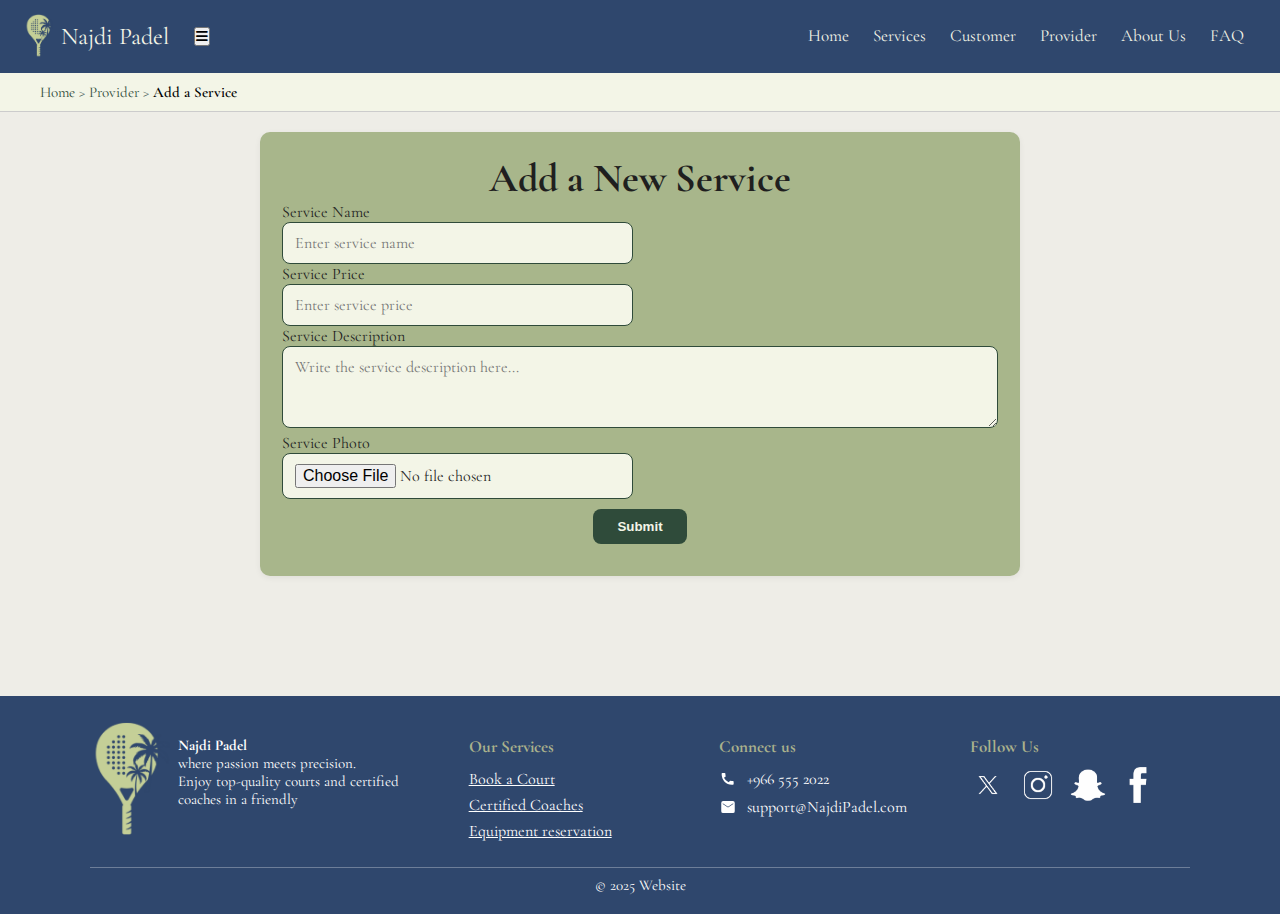
<file: add_service.html>
<!DOCTYPE html>

<html lang="en">
<head>
  <meta charset="UTF-8" >
  <meta name="viewport" content="width=device-width, initial-scale=1.0">
  <title>Add a New Service</title>
  <link rel="stylesheet" href="https://cdnjs.cloudflare.com/ajax/libs/font-awesome/6.4.0/css/all.min.css" >
  <link href="https://fonts.googleapis.com/css2?family=Cormorant+Garamond:wght@400;600;700&display=swap" rel="stylesheet">
  <link rel="stylesheet" href="global.css">

  <style>
    * {
  margin: 0;
  padding: 0;
  box-sizing: border-box;}

html, body { height: 100%; }

body{
  min-height: 100vh;
  display: flex;
  flex-direction: column;
}


.site-footer{ margin-top: auto; }




html, body {
  font-family: "Cormorant Garamond", serif;
  color: #1F1F1F;
  background-color: #EEEDE7;
}


main {
    margin-bottom: 80px; 
}


/*__________ dark mode __________*/

body.dark .form-card {
    background-color: #2f476d ;
    color: #F3F5E7 ;
}



body.dark .btn-dark {
    background-color: #1d3150 ;
    color: #ffffff;
}
body.dark .btn-dark:hover {
    background-color: #162a48;
}


  </style>

</head>
<body>
  <nav>
    <a id="logo" href="home.html">
      <img src="images/logo-nav.png" alt="Najdi Padel">
      <div class="logo-name">Najdi Padel</div>
    </a>
    <button class="menu-toggle" id="menuToggle">
            <i class="fas fa-bars"></i>
    </button>
	
    <div class="nav-links" id="navLinks">
      <ul>
        <li><a href="home.html" id="home">Home</a></li>
        <li><a href="ServicesPage.html" id="services">Services</a></li>
        <li><a href="Customer-Dashboard.html" id="customer">Customer</a></li>
        <li><a href="service_provider.html" id="provider">Provider</a></li>
        <li><a href="_index.html" id="about-us">About Us</a></li>
        <li><a href="FAQ.html" id="FAQ">FAQ</a></li>

      </ul>
    </div>
  </nav>

<!-- Bread crumbs-->
<div class="breadcrumbs">
  <a href="home.html">Home</a> >
  <a href="service_provider.html">Provider</a> >
  <span>Add a Service</span>
</div>

<!-- form -->
 <main class="dashboard">
    
<section class="section">
   
    <form class="form-card" action="#" method="post" enctype="multipart/form-data">
	<h2 style="text-align:center; font-size: 40px;">Add a New Service </h2>
      

      
      <!-- service name -->
       <div class="form-grid">
        <label class="field">
          <span>Service Name</span>
          <input id="addService_name" type="text" name="service_name" placeholder="Enter service name" >
        </label>
       </div>

      <div class="form-grid">
      <!-- service price -->
        <label class="field">
          <span>Service Price</span>
          <input id="addService_price" type="text" name="service_price" placeholder="Enter service price" >
        </label>
      </div>
      

      <!-- Description -->
      <label class="field">
        <span>Service Description</span>
        <textarea id="addService_description" name="description" rows="3" placeholder="Write the service description here..." ></textarea>
      </label>

      <!--picture-->
      <div class="form-grid"> 
      <label class="field">
        <span>Service Photo</span>

        <!-- <input id="addService_image" type="text" placeholder="Enter image URL"> -->
        <input id="addService_image" type="file" name="photo" >
      </label>
      </div>


<button id="addService_button" type="button" class="btn-dark" style="display:block; margin:10px auto;">
    Submit
</button>

    </form>
	</section>
	
  </main>
    
  <footer class="site-footer">
        <div class="footer-inner">
            <!-- Logo + text -->
            <div class="footer-col footer-brand">
                <div class="brand-left">
                    <div class="logo-circle">
                        <img src="images/logo.png" height="150" alt="Najdi Padel Logo">

                    </div>
                    <div class="brand-text">
                        <p> <strong> Najdi Padel</strong> <br> where passion meets precision.<br> Enjoy top-quality
                            courts and certified coaches in a friendly </p>
                    </div>
                </div>
            </div>

            <!-- Services -->
            <div class="footer-col">
                <h4 class="col-title">Our Services</h4>
                <ul class="links-list">
                    <li><a href="ServicesPage.html#courts">Book a Court</a></li>
                    <li><a href="ServicesPage.html#coaches">Certified Coaches</a></li>
                    <li><a href="ServicesPage.html#equipment">Equipment reservation</a></li>
                </ul>
            </div>

            <!-- Contact -->
            <div class="footer-col">
                <h4 class="col-title">Connect us</h4>
                <ul class="contact-list">
                    <li class="contact-item">
                        <svg class="icon" viewBox="0 0 24 24">
                            <path
                                d="M6.6 10.2a15.05 15.05 0 006.2 6.2l1.8-1.8a1 1 0 01.9-.25c.98.25 2 .38 3.03.38a1 1 0 011 1v3a1 1 0 01-1 1C10.07 20.5 3.5 13.93 3.5 5a1 1 0 011-1h3a1 1 0 011 1c0 1.02.13 2.05.38 3.03a1 1 0 01-.25.9L6.6 10.2z"
                                fill="currentColor" />
                        </svg>
                        <span>+966 555 2022</span>
                    </li>
                    <li class="contact-item">
                        <svg class="icon" viewBox="0 0 24 24">
                            <path
                                d="M3 6.5A2.5 2.5 0 015.5 4h13A2.5 2.5 0 0121 6.5v11A2.5 2.5 0 0118.5 20h-13A2.5 2.5 0 013 17.5v-11zM5 7v.9l7 4.6 7-4.6V7l-7 4.6L5 7z"
                                fill="currentColor" />
                        </svg>
                        <span>support@NajdiPadel.com</span>
                    </li>
                </ul>
            </div>

            <!-- Follow Us -->
            <div class="footer-col follow-col">
                <div class="follow-section">
                    <h4 class="col-title">Follow Us</h4>
                    <div class="social-images">
                        <a href="#" target="_blank">
                            <img src="images/x.png" alt="Twitter">
                        </a>
                        <a href="#" target="_blank">
                            <img src="images/Instagram.png" alt="Instagram">
                        </a>
                        <a href="#" target="_blank">
                            <img src="images/snap.png" alt="Snapchat">
                        </a>
                        <a href="#" target="_blank">
                            <img src="images/facebook.png" alt="Facebook">
                        </a>
                    </div>
                </div>

            </div>
        </div>

        <div class="footer-bottom">
            <div class="divider"></div>
            <div class="copyright">© 2025 Website</div>
        </div>
    </footer>
<!-- _____________________java script____________________ -->
       <script>
        function addService_save(event) {

            // Stop page refresh so we can handle data saving 
            event.preventDefault();

           // get the service data and remove spaces from start/end
            var addservice_name = document.getElementById("addService_name").value.trim();
            var addservice_price = document.getElementById("addService_price").value.trim();
            var addservice_desc = document.getElementById("addService_description").value.trim();
            var fileInput = document.getElementById("addService_image");

                // Check if any field is empty 
            if (!addservice_name || !addservice_price || !addservice_desc || fileInput.files.length === 0) {
                alert("Please fill in all fields.");
                return;
            }

                // make sure service name not start with a number
            if (/^[0-9]/.test(addservice_name)) {
                alert("Service name cannot start with numbers.");
                return;
            }

            //make sure price is a number
            if (isNaN(addservice_price)) {
                alert("Price must be a number.");
                return;
            }

            // Convert the image file into a string to save it in localStorage
            var file = fileInput.files[0];
            var reader = new FileReader();

            reader.onload = function(e) {

                 // create a new service object 
                var newService = {
                    name: addservice_name,
                    price: addservice_price,
                    description: addservice_desc,
                    image: e.target.result   
                };

                // get old services from storage 
                var old = localStorage.getItem("services");
                var services = old ? JSON.parse(old) : [];

                 // add the new service to the list
                services.push(newService);

                //save list to local storage 
                localStorage.setItem("services", JSON.stringify(services));

                alert("Service added successfully!");

                // clear the form fields after saving
                document.getElementById("addService_name").value = "";
                document.getElementById("addService_price").value = "";
                document.getElementById("addService_description").value = "";
                document.getElementById("addService_image").value = "";
            };

            reader.readAsDataURL(file);
        }

        // run only on add service page
        var btn = document.getElementById("addService_button");
        if (btn) btn.addEventListener("click", addService_save);



</script>
      <script src="script.js" defer></script>
</body>
</html>
</file>
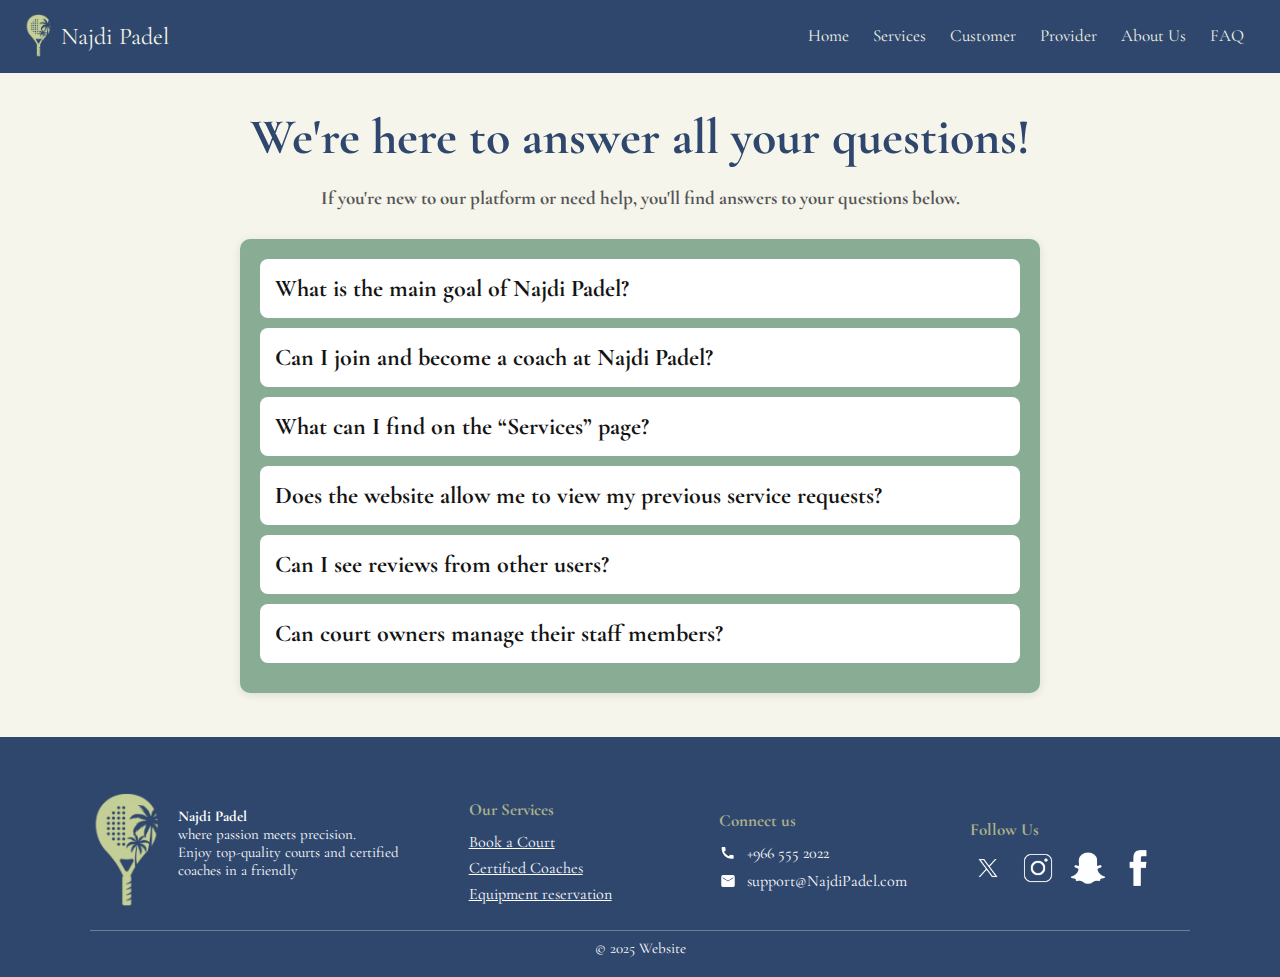
<file: FAQ.html>
<!DOCTYPE html>
<html lang="en">
<head>
  <meta charset="UTF-8" />
  <meta name="viewport" content="width=device-width, initial-scale=1.0" />
  <title>Frequently Asked Questions</title>
  <link href="https://fonts.googleapis.com/css2?family=Cormorant+Garamond:wght@400;600;700&display=swap" rel="stylesheet">
  <link rel="stylesheet" href="global.css">

  <style>
    * { box-sizing: border-box; }

    body {
      font-family: "Cormorant Garamond", serif;
      color: #1F1F1F;
      background-color: #f5f5ec;
      padding: 0;
      margin: 0;
    }

    /* ====== Navigation ====== */
    nav{
      display: flex;
      padding: 14px 24px;
      justify-content: space-between;
      align-items: center;
      background-color: #2F476D;
      margin: 0;
      width: 100%;
    }

    #logo{
      width: 170px;
      color: #F3F5E7;
      text-decoration: none;
      font-size: 22px;
      display: flex;
      align-items: center;
      gap: 8px;
    }

    #logo img{ height: 45px; width: auto; }

    .logo-name{ font-size: 24px; }

    .nav-links{ flex: 1; text-align: right; }

    .nav-links ul {
      display: flex;
      justify-content: flex-end;
      align-items: center;
      list-style: none;
      margin: 0;
      padding: 0;
    }

    .nav-links ul li{ padding: 8px 12px; position: relative; }

    .nav-links ul li a{
      color: #F3F5E7;
      text-decoration: none;
      font-size: 17px;
    }

    .nav-links ul li::after{
      content: "";
      width: 0%;
      height: 2px;
      background: #F3F5E7;
      display: block;
      margin: auto;
      transition: 0.5s;
    }

    .nav-links ul li:hover::after{ width: 100%; }

    /* ===== Headings ===== */
    h1 {
      text-align: center;
      font-size: 50px;
      margin-bottom: 10px;
      color: #2F476D;
    }

    p.subtitle {
      text-align: center;
      font-size: 19px;
      color: #555;
      margin-bottom: 30px;
      font-weight: bold;
    }

    /* ===== FAQ Section ===== */
    .faq-section {
      max-width: 800px;
      margin: 0 auto 44px; /* مسافة قبل الفوتر */
      background-color: #89ac95;
      border-radius: 10px;
      box-shadow: 0 2px 10px rgba(0, 0, 0, 0.1);
      padding: 20px;
    }

    .faq-title {
      font-size: 24px;
      font-weight: 700;
      color: #141414;
    }

    .faq-question {
      background-color: #ffffff;
      padding: 15px;
      border-radius: 8px;
      margin-bottom: 10px;
      cursor: pointer;
      display: flex;
      justify-content: space-between;
      align-items: center;
      transition: background-color 0.3s ease;
    }

    .faq-question:hover { background-color: #a0aca0; }

    .faq-answer {
      padding: 15px;
      background-color: #f9f9f9;
      border-left: 3px solid #3a5e4a;
      border-radius: 0 0 8px 8px;
      margin-bottom: 15px;
      display: none;
      font-size: 20px;
      font-weight: bold;
    }

    .icon {
      font-size: 38px;
      color: #2a672c; /* أخضر واضح */
      cursor: pointer;
      transition: transform 0.3s ease, color 0.3s ease;
      line-height: 1;
      user-select: none;
    }

    .plus-icon.open {
      transform: rotate(45deg);
      color: #2E7D32; /* أخضر أغمق عند الفتح */
    }

    .site-footer {
    background: #2F476D;
    color: #ffffff;
    padding: 40px 20px 20px;
}

.footer-inner {
    max-width: 1100px;
    margin: 0 auto;
    display: flex;
    justify-content: space-between;
    flex-wrap: wrap;
    gap: 30px;
    align-items: center;
}

.footer-col {
    flex: 1 1 200px;
    min-width: 180px;
}

.footer-brand {
    flex: 1.4 1 320px;
}

.brand-left {
    display: flex;
    gap: 18px;
    
}

.logo-circle {
    width: 70px;
    height: 70px;
    border-radius: 50%;
    background: #d9d9d9;
    display: flex;
    align-items: center;
    justify-content: center;
}

.logo-text {
    font-size: 12px;
    font-weight: 700;
    color: #333;
}

.brand-text p {
    margin: 0;
    font-size: 15px;
}

.col-title {
    font-weight: 700;
    font-size: 17px;
    margin-bottom: 12px;
    color: #aab18c;
}

.links-list,
.contact-list {
    list-style: none;
    margin: 0;
    padding: 0;
}

.links-list li {
    margin: 6px 0;
}

.links-list a {
    text-decoration: underline;
    color: #ffffff;
}

.contact-item {
    display: flex;
    align-items: center;
    gap: 10px;
    margin: 8px 0;
}

.icon {
    width: 18px;
    height: 18px;
    color: #ffffff;
}

.follow-section {
    display: flex;
    flex-direction: column;
    align-items: flex-start;
}

.follow-section .col-title {
    font-weight: 700;
    font-size: 17px;
    margin-bottom: 10px;
}

.social-images {
    display: flex;
    gap: 14px;
    align-items: center;
}

.social-images a img {
    width: 36px;
    height: 36px;
    object-fit: contain;
    transition: transform 0.3s ease, opacity 0.3s ease;
}

.social-images a img:hover {
    transform: scale(1.1);
    opacity: 0.85;
}


.footer-bottom {
    max-width: 1100px;
    margin: 20px auto 0;
    text-align: center;
}

.divider {
    height: 1px;
    background: rgba(255, 255, 255, 0.3);
    margin-bottom: 8px;
}

.copyright {
    font-size: 15px;
}

@media (max-width: 700px) {
    .footer-inner {
        flex-direction: column;
        align-items: flex-start;
    }
}
  </style>
</head>
<body>

  <!-- header -->
  <nav>
        <a id="logo" href="home.html">
            <img src="images/logo-nav.png" alt="Najdi Padel">
            <div class="logo-name">Najdi Padel</div>
        </a>

        <div class="nav-links" id="navLinks">
            <ul>
                <li><a href="home.html" id="home">Home</a></li>
                <li><a href="ServicesPage.html" id="services">Services</a></li>
                <li><a href="Customer-Dashboard.html" id="customer">Customer</a></li>
                <li><a href="service_provider.html" id="provider">Provider</a></li>
                <li><a href="_index.html" id="about-us">About Us</a></li>
                <li><a href="FAQ.html" id="FAQ">FAQ</a></li>

            </ul>
        </div>
    </nav>

  <h1>We're here to answer all your questions!</h1>
  <p class="subtitle">If you're new to our platform or need help, you'll find answers to your questions below.</p>

  <div class="faq-section">

    <!-- 1 -->
    <div class="faq-item">
      <div class="faq-question">
        <span class="faq-title">What is the main goal of Najdi Padel?</span>
        <span class="icon plus-icon">+</span>
      </div>
      <div class="faq-answer">
        <p>The website aims to create a platform that brings together padel enthusiasts across Saudi Arabia. It allows users to explore courts, coaches, and equipment easily, and connect with the padel community without needing multiple apps or websites.</p>
      </div>
    </div>

    <!-- 2 -->
    <div class="faq-item">
      <div class="faq-question">
        <span class="faq-title">Can I join and become a coach at Najdi Padel?</span>
        <span class="icon plus-icon">+</span>
      </div>
      <div class="faq-answer">
        <p>Yes, absolutely! You can easily apply to become a coach through the “About Us” page. There you’ll find a “Join Our Team” form where you can enter your personal details, experience, and skills. Once submitted, our team will review your application and contact you if accepted to join the Najdi Padel community.</p>
      </div>
    </div>

    <!-- 3 -->
    <div class="faq-item">
      <div class="faq-question">
        <span class="faq-title">What can I find on the “Services” page?</span>
        <span class="icon plus-icon">+</span>
      </div>
      <div class="faq-answer">
        <p>The Services page includes categories such as courts, coaches, and equipment. Users can browse through the available options, compare prices and features, and view images and descriptions for each service in an organized layout.</p>
      </div>
    </div>

    <!-- 4 -->
    <div class="faq-item">
      <div class="faq-question">
        <span class="faq-title">Does the website allow me to view my previous service requests?</span>
        <span class="icon plus-icon">+</span>
      </div>
      <div class="faq-answer">
        <p>Yes, it does. Through the “Customer Dashboard”, you can access the “Previous Service Requests” page, where you can view all your past requests with full details — including service name, date, cost, and status (pending, approved, or completed).</p>
      </div>
    </div>

    <!-- 5 -->
    <div class="faq-item">
      <div class="faq-question">
        <span class="faq-title">Can I see reviews from other users?</span>
        <span class="icon plus-icon">+</span>
      </div>
      <div class="faq-answer">
        <p>Yes, you can! On the Home Page, you’ll find a section that displays customer reviews and ratings, allowing you to read feedback from other users and get a clear idea of their experiences with the services.</p>
      </div>
    </div>

    <!-- 6 -->
    <div class="faq-item">
      <div class="faq-question">
        <span class="faq-title">Can court owners manage their staff members?</span>
        <span class="icon plus-icon">+</span>
      </div>
      <div class="faq-answer">
        <p>Yes, they can. Through the Service Provider Dashboard, court owners have access to the “Manage Staff Members” page, where they can easily view, add, or remove staff members as needed.</p>
      </div>
    </div>

  </div>

  <footer class="site-footer">
        <div class="footer-inner">
            <!-- Logo + text -->
            <div class="footer-col footer-brand">
                <div class="brand-left">
                    <div class="logo-circle">
                        <img src="images/logo.png" height="150" alt="Najdi Padel Logo">

                    </div>
                    <div class="brand-text">
                        <p> <strong> Najdi Padel</strong> <br> where passion meets precision.<br> Enjoy top-quality
                            courts and certified coaches in a friendly </p>
                    </div>
                </div>
            </div>

            <!-- Services -->
            <div class="footer-col">
                <h4 class="col-title">Our Services</h4>
                <ul class="links-list">
                    <li><a href="ServicesPage.html#courts">Book a Court</a></li>
                    <li><a href="ServicesPage.html#coaches">Certified Coaches</a></li>
                    <li><a href="ServicesPage.html#equipment">Equipment reservation</a></li>
                </ul>
            </div>

            <!-- Contact -->
            <div class="footer-col">
                <h4 class="col-title">Connect us</h4>
                <ul class="contact-list">
                    <li class="contact-item">
                        <svg class="icon" viewBox="0 0 24 24">
                            <path
                                d="M6.6 10.2a15.05 15.05 0 006.2 6.2l1.8-1.8a1 1 0 01.9-.25c.98.25 2 .38 3.03.38a1 1 0 011 1v3a1 1 0 01-1 1C10.07 20.5 3.5 13.93 3.5 5a1 1 0 011-1h3a1 1 0 011 1c0 1.02.13 2.05.38 3.03a1 1 0 01-.25.9L6.6 10.2z"
                                fill="currentColor" />
                        </svg>
                        <span>+966 555 2022</span>
                    </li>
                    <li class="contact-item">
                        <svg class="icon" viewBox="0 0 24 24">
                            <path
                                d="M3 6.5A2.5 2.5 0 015.5 4h13A2.5 2.5 0 0121 6.5v11A2.5 2.5 0 0118.5 20h-13A2.5 2.5 0 013 17.5v-11zM5 7v.9l7 4.6 7-4.6V7l-7 4.6L5 7z"
                                fill="currentColor" />
                        </svg>
                        <span>support@NajdiPadel.com</span>
                    </li>
                </ul>
            </div>

            <!-- Follow Us -->
            <div class="footer-col follow-col">
                <div class="follow-section">
                    <h4 class="col-title">Follow Us</h4>
                    <div class="social-images">
                        <a href="#" target="_blank">
                            <img src="images/x.png" alt="Twitter">
                        </a>
                        <a href="#" target="_blank">
                            <img src="images/Instagram.png" alt="Instagram">
                        </a>
                        <a href="#" target="_blank">
                            <img src="images/snapch.png" alt="Snapchat">
                        </a>
                        <a href="#" target="_blank">
                            <img src="images/facebook.png" alt="Facebook">
                        </a>
                    </div>
                </div>

            </div>
        </div>

        <div class="footer-bottom">
            <div class="divider"></div>
            <div class="copyright">© 2025 Website</div>
        </div>
    </footer>
</body>
</html>
</file>
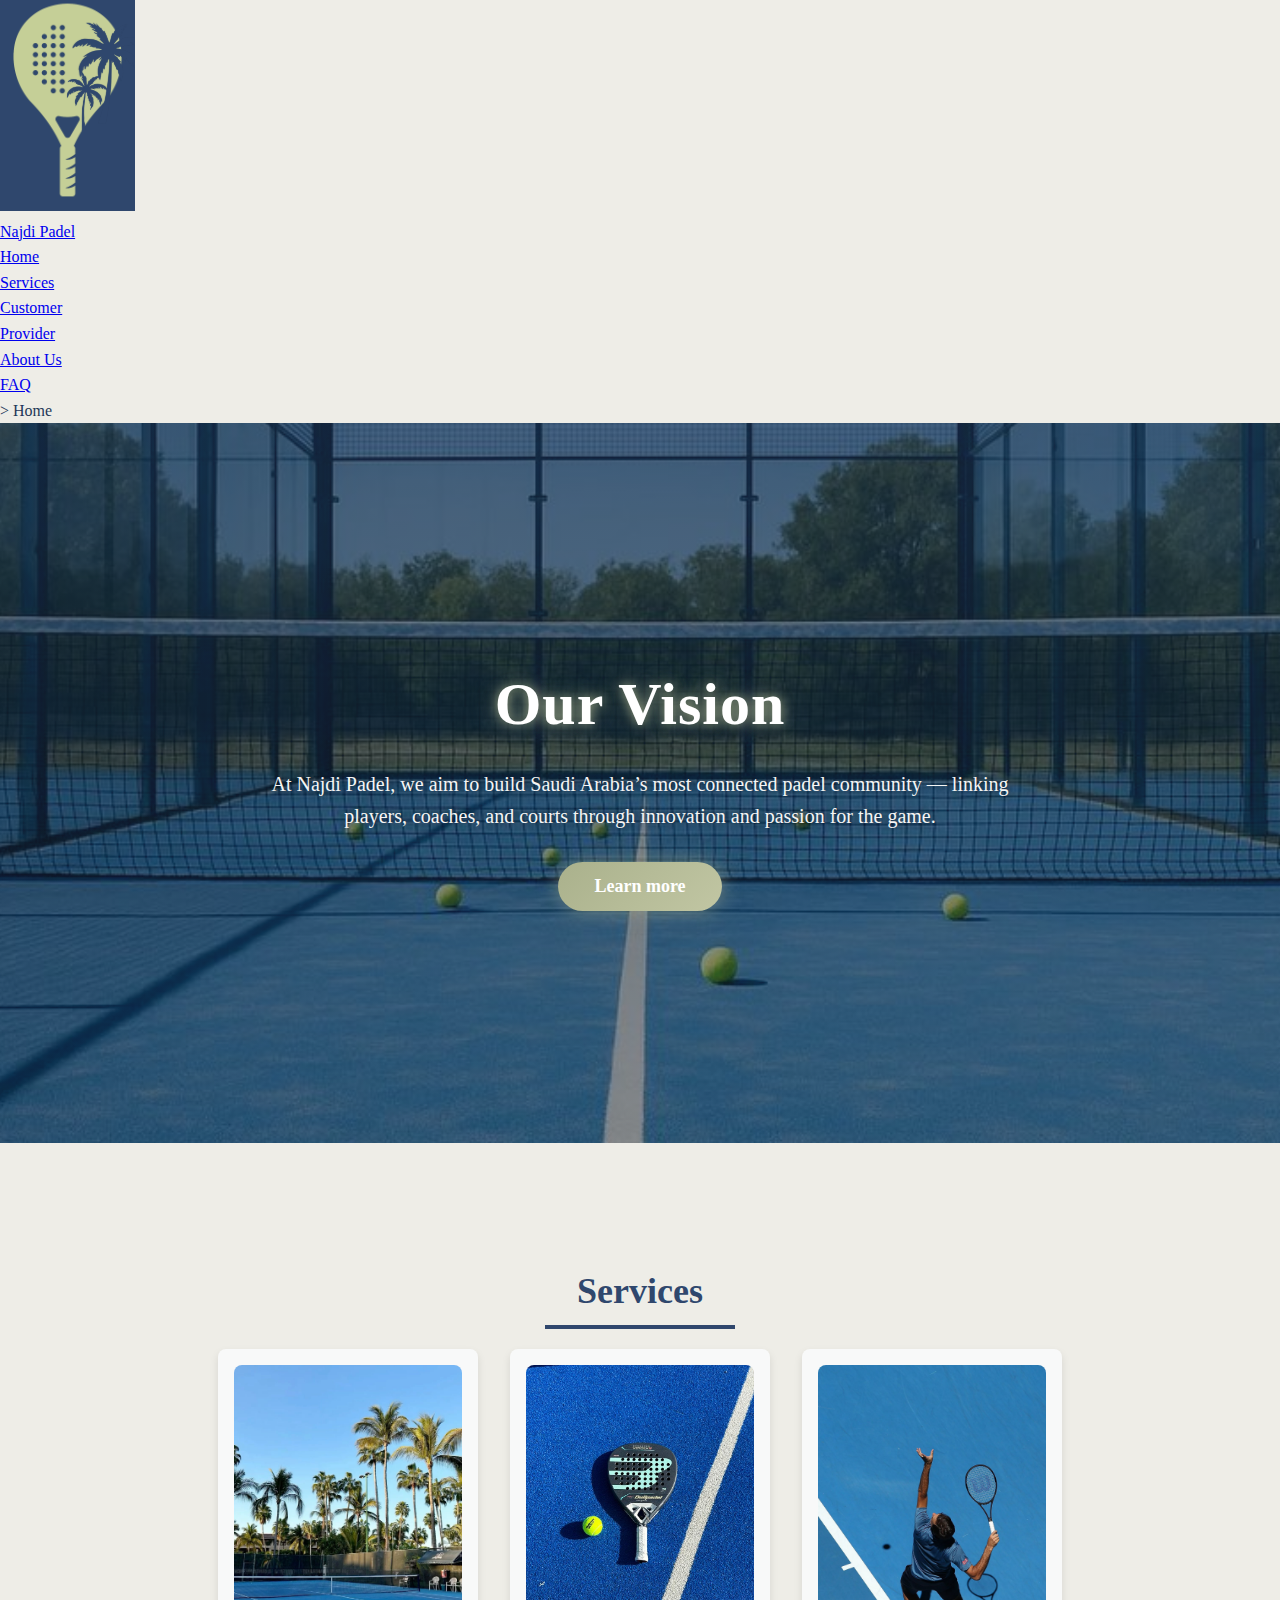
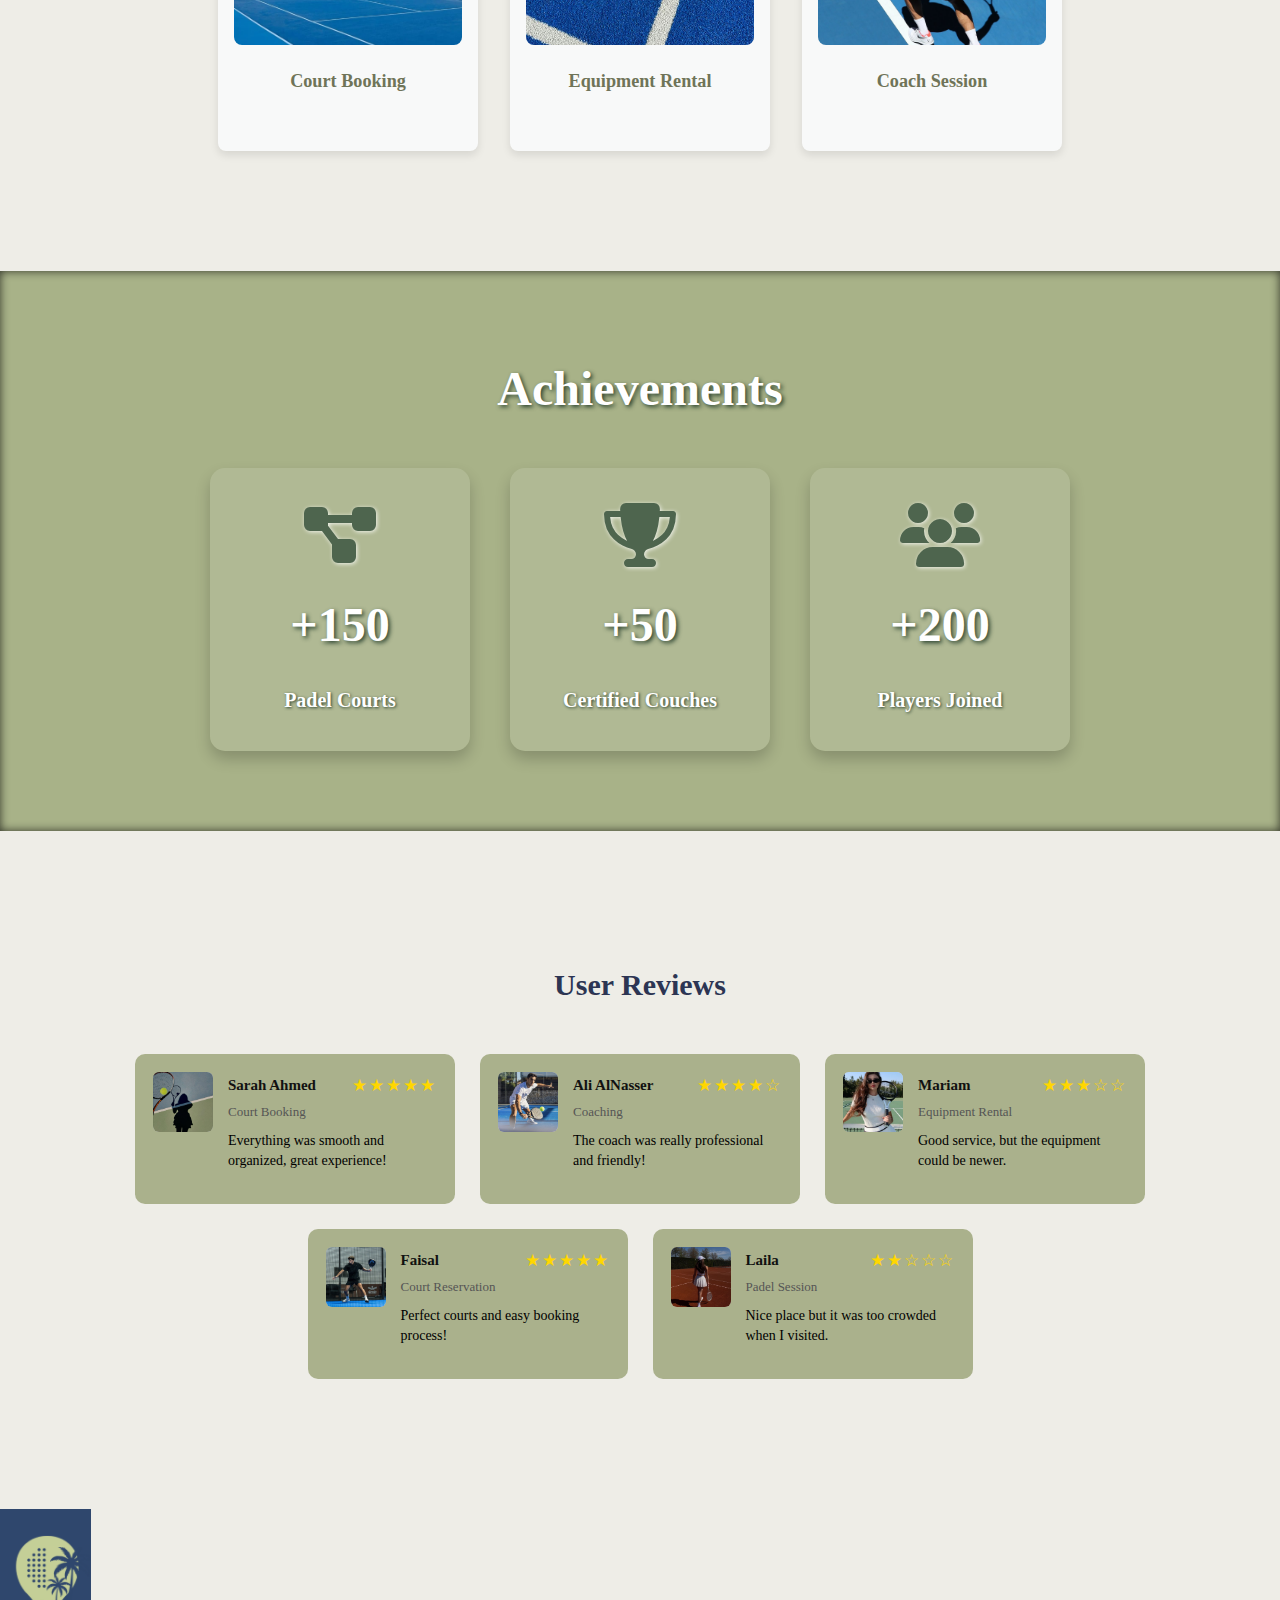
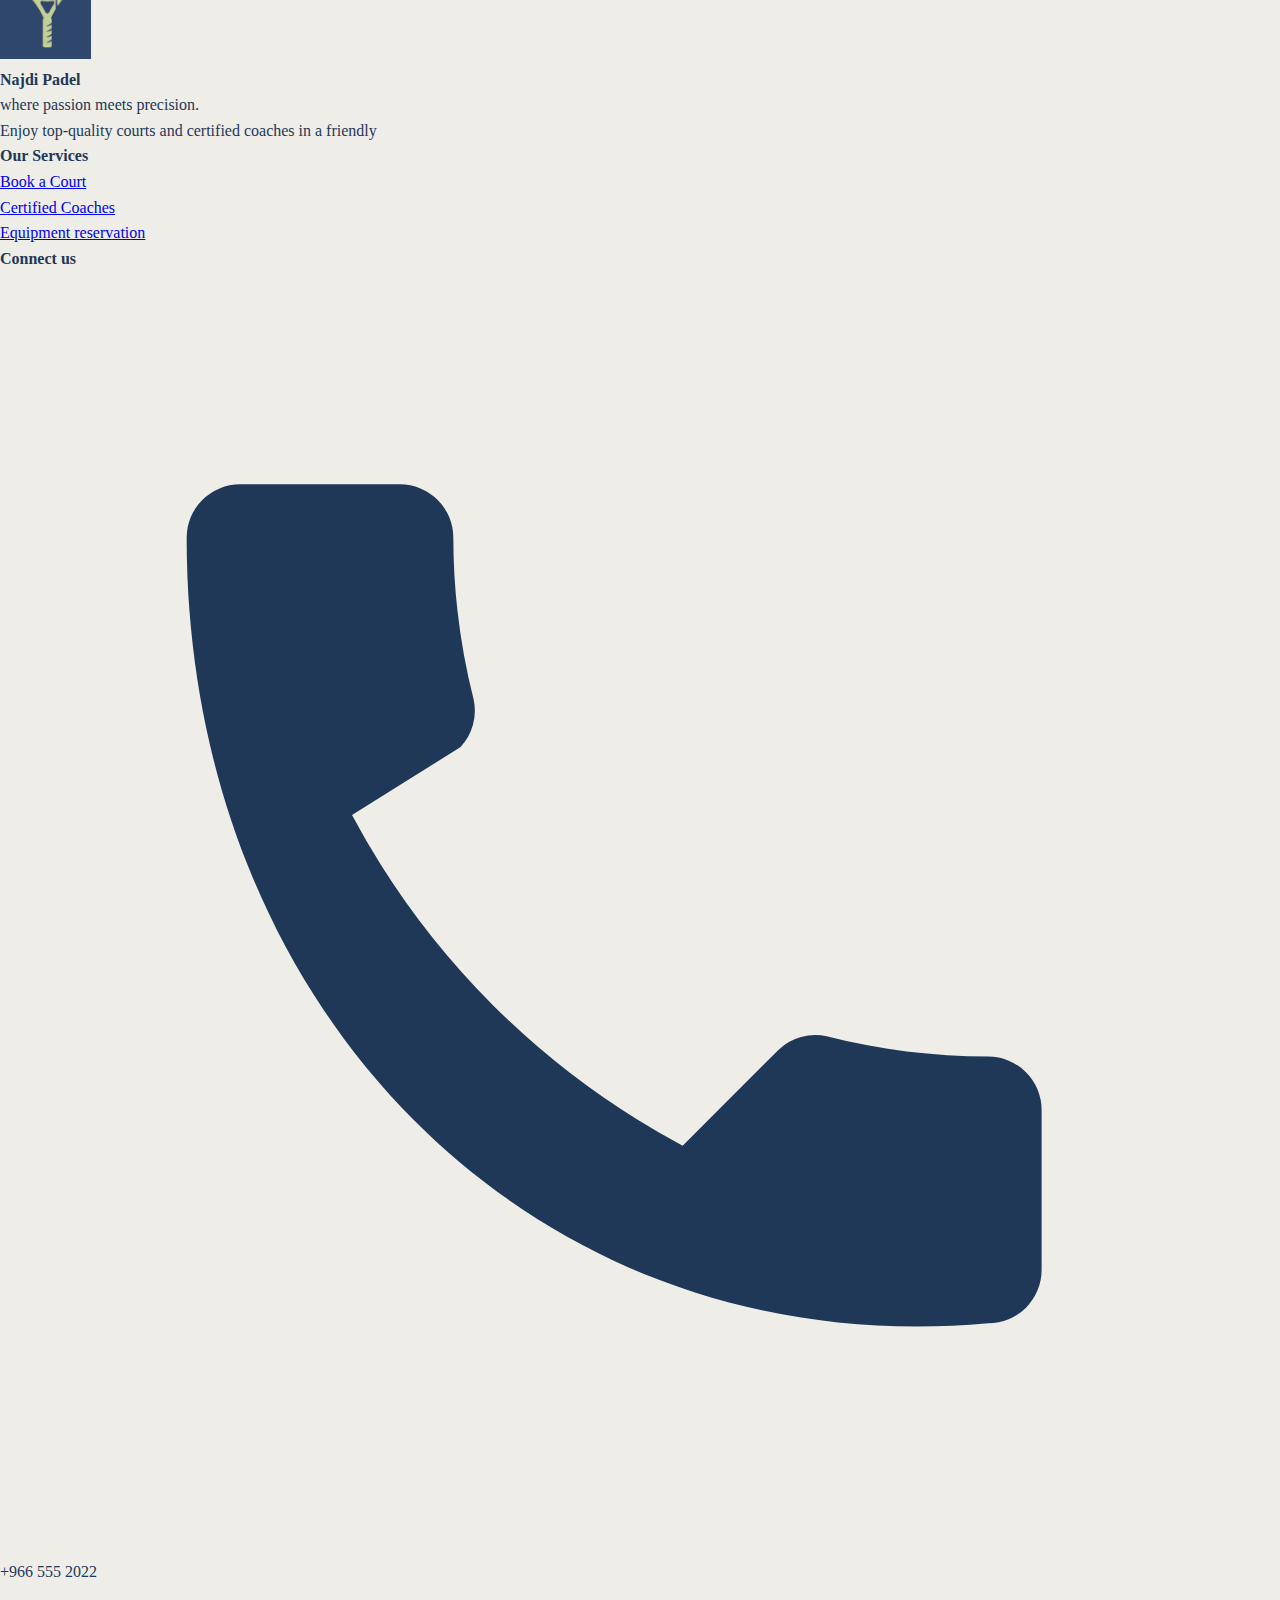
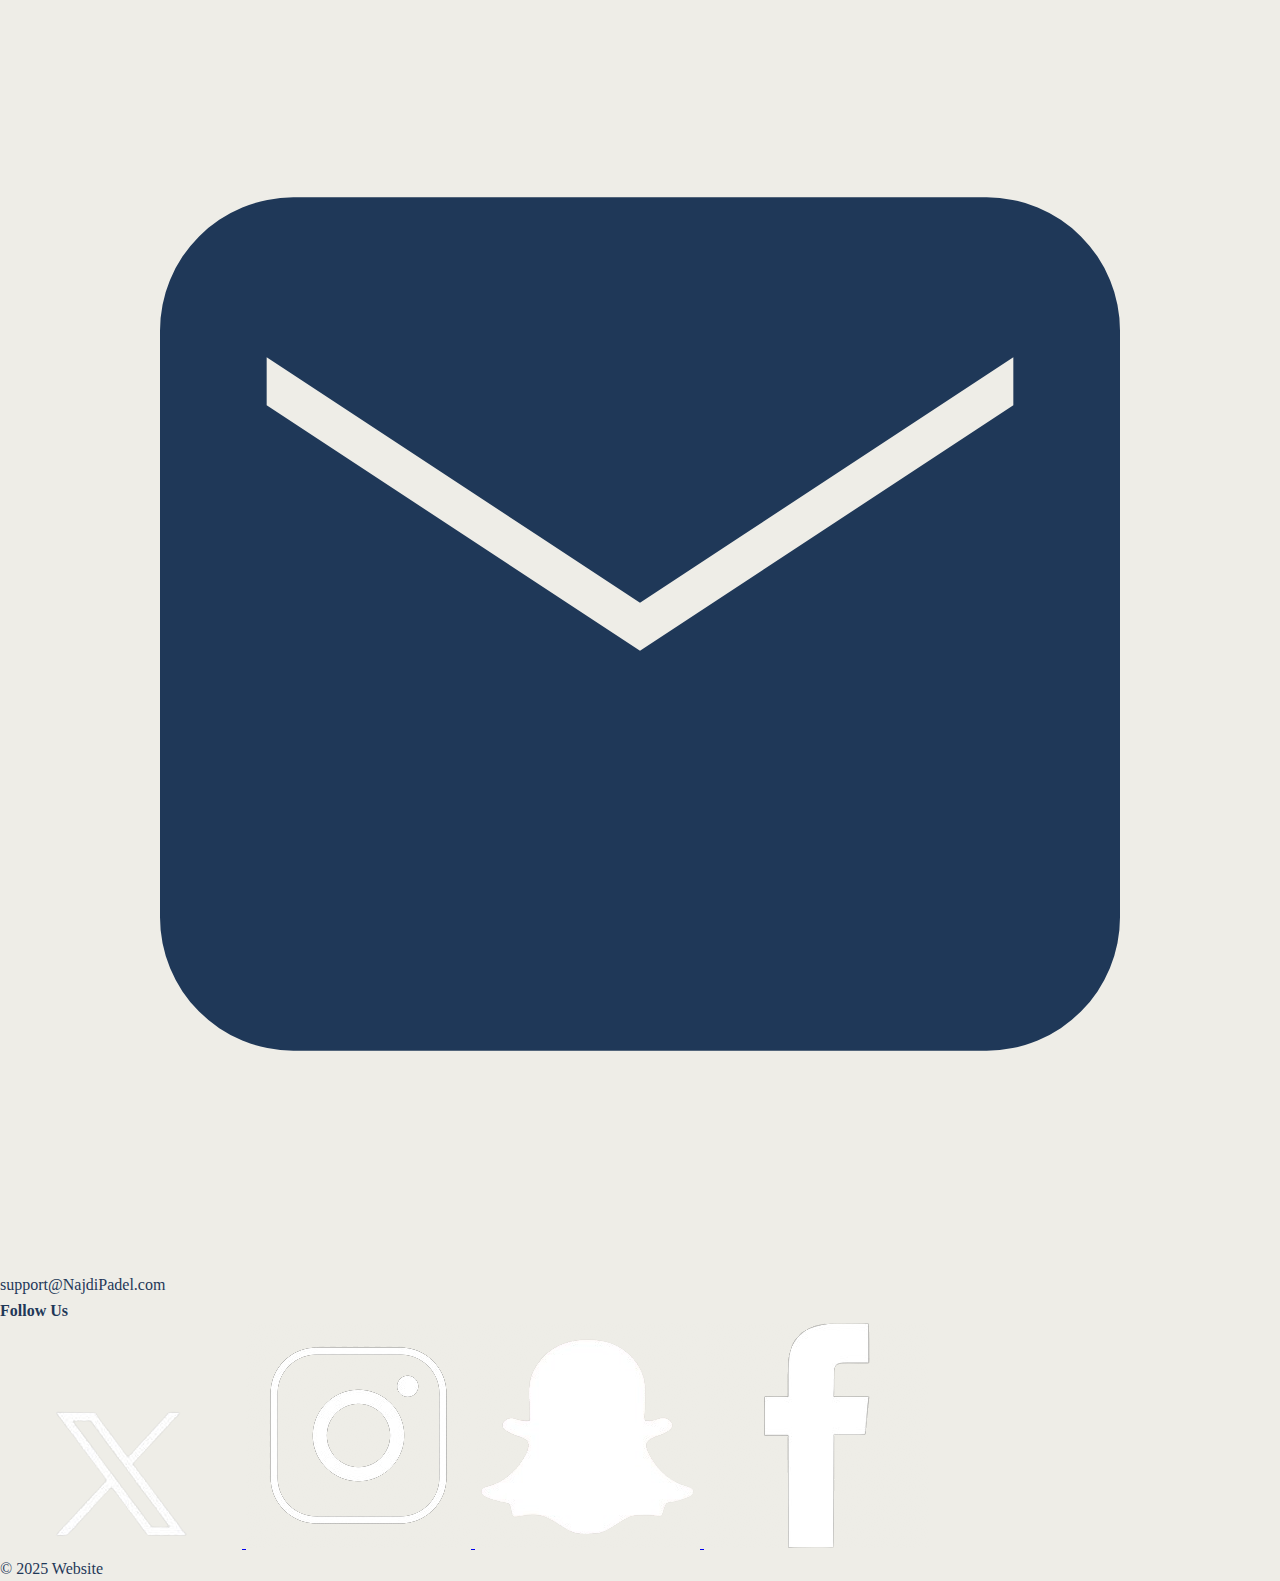
<file: home.html>
<!DOCTYPE html>
<html lang="en">

<head>
    <meta charset="UTF-8" />
    <meta name="viewport" content="width=device-width, initial-scale=1.0" />
    <title>Najdi Padel</title>
    <link rel="stylesheet" href="https://cdnjs.cloudflare.com/ajax/libs/font-awesome/6.4.0/css/all.min.css" />
    <link href="https://fonts.googleapis.com/css2?family=Cormorant+Garamond&display=swap" rel="stylesheet">
    <style>
        :root {
            --bg: #EEEDE7;
            --blue: #2f476d;
            --green: #A8B288;
            --navy: #1F3858;
            --sky: #7EAFC0;
            --radius: 14px;
        }

        * {
            box-sizing: border-box;
            font-family: 'Cormorant Garamound', 'sans-serif';
            margin: 0;
            padding: 0;
        }

        body {
            background: var(--bg);
            color: var(--navy);
            line-height: 1.6;
            margin: 0;
            padding: 0;
            height: 100%;
            direction: ltr;
        }


        .hero {
            position: relative;
            width: 100%;
            height: 80vh;
            overflow: hidden;
            display: flex;
            align-items: center;
            justify-content: center;
            color: #fff;
        }


        .hero-img {
            position: absolute;
            inset: 0;
            overflow: hidden;
            z-index: -2;
        }

        .hero-img img {
            width: 100%;
            height: 100%;
            object-fit: cover;

            object-position: center 40%;

            filter: brightness(0.75) contrast(1.05) saturate(1.1);
            transform: scale(1.02);
            animation: zoomIn 20s ease-in-out infinite alternate;
        }


        .hero::before {
            content: "";
            position: absolute;
            inset: 0;
            background: linear-gradient(rgba(31, 56, 88, 0.6),
                    rgba(31, 56, 88, 0.3));
            z-index: -1;
        }


        .hero-text {
            max-width: 800px;
            padding: 20px;
            text-align: center;
            animation: fadeUp 1.2s ease both;
        }



        .hero-text p {
            font-size: clamp(16px, 2vw, 20px);
            margin-bottom: 30px;
            line-height: 1.6;
            color: #f5f5f5;
            text-shadow: 0 0 8px rgba(0, 0, 0, 0.6);
        }


        .hero-text h2 {
            font-size: clamp(36px, 6vw, 60px);
            margin-bottom: 16px;
            color: #ffffff;
            text-shadow:
                0 0 12px rgba(170, 177, 140, 0.9),
                0 0 28px rgba(170, 177, 140, 0.4);
            letter-spacing: 1px;
            font-weight: 700;
        }


        .btn {
            background: linear-gradient(135deg, #aab18c, #c1c6a3);
            color: #fff;
            border: none;
            border-radius: 999px;
            padding: 14px 36px;
            font-size: 18px;
            font-weight: 700;
            cursor: pointer;
            transition: all 0.35s ease;
            box-shadow: 0 0 20px rgba(170, 177, 140, 0.55);
        }

        .btn:hover {
            transform: translateY(-4px) scale(1.05);
            box-shadow: 0 0 30px rgba(255, 255, 255, 0.4);
            background: linear-gradient(135deg, #b7be9a, #d4d8b6);
            /* ← درجة أفتح عند hover */
        }


        /* ===== Animations ===== */
        @keyframes fadeUp {
            from {
                opacity: 0;
                transform: translateY(25px);
            }

            to {
                opacity: 1;
                transform: translateY(0);
            }
        }

        @keyframes zoomIn {
            from {
                transform: scale(1.02);
            }

            to {
                transform: scale(1.07);
            }
        }

        /* ===== Responsive ===== */
        @media (max-width: 768px) {
            .hero {
                height: 70vh;
                border-radius: 0;
            }

            .hero-text h2 {
                font-size: 38px;
            }
        }

        /* ===== Services Section ===== */
        #home-services {
            margin: 80px 0;
            padding: 40px;
            border-radius: 8px;
            text-align: center;
        }

        #home-services h2 {
            font-size: 36px;
            font-weight: 600;
            border-bottom: 4px solid #2f476d;
            display: inline-block;
            padding-bottom: 4px;
            width: 190px;
            margin-bottom: 20px;
            color: #2f476d;
        }

        /* ===== Flex container for cards ===== */
        #home-services .service-cards {
            display: flex;
            justify-content: center;
            gap: 32px;
            flex-wrap: wrap;
        }

        /* ===== Each service card ===== */
        #home-services .service-card {
            flex: 0 0 260px;
            background-color: #f8f9f9;
            box-shadow: 0 4px 8px rgba(0, 0, 0, 0.1);
            border-radius: 8px;
            text-align: center;
            padding: 16px;
            position: relative;
            transition: all 0.3s ease;
            overflow: hidden;
        }

        /* ===== Image inside card ===== */
        #home-services .service-card img {
            width: 100%;
            height: 280px;
            border-radius: 8px;
            object-fit: cover;
        }

        /* ===== Title ===== */
        #home-services .service-card h3 {
            font-size: 1.4em;
            margin-top: 15px;
            color: #6f7458;
            font-weight: 700;
        }

        /* ===== Info (hidden by default) ===== */
        #home-services .service-card .info {
            opacity: 0;
            transform: translateY(20px);
            transition: all 0.4s ease;
            color: #1f2023;
            font-size: 0.95em;
        }

        /* ===== On Hover: show info ===== */
        #home-services .service-card:hover .info {
            opacity: 1;
            transform: translateY(0);
        }

        /* ===== Hover effects on card ===== */
        #home-services .service-card:hover {
            transform: scale(1.05);
            box-shadow: 0 8px 16px rgba(0, 0, 0, 0.2);
        }


        #achievements>* {
            position: relative;
            z-index: 1;

        }

        /* Achievements Section */
        #achievements {
            width: 100vw;
            margin: 30px 0;
            padding: 80px 0;
            text-align: center;
            background-color: #A8B288;
            color: #fff;
            box-shadow: inset 0 0 10px rgba(0, 0, 0, 0.7);
            position: relative;
            overflow: hidden;
        }

        #achievements h2 {
            font-size: 3rem;
            margin-bottom: 40px;
            color: #ffffff;
            text-shadow: 2px 2px 4px rgba(11, 39, 25, 0.8);
        }

        .achievements {
            display: flex;
            justify-content: center;
            flex-wrap: wrap;
            gap: 40px;
            max-width: 1200px;
            margin: 0 auto;
        }

        .achievement {
            background-color: rgba(255, 255, 255, 0.1);
            padding: 35px 30px;
            border-radius: 15px;
            width: 260px;
            color: #fff;
            display: flex;
            flex-direction: column;
            align-items: center;
            gap: 20px;
            box-shadow: 0 8px 15px rgba(0, 0, 0, 0.2);
            transition: transform 0.3s ease;
        }

        .achievement:hover {
            transform: translateY(-10px) scale(1.05);
            box-shadow: 0 15px 25px rgba(255, 255, 255, 0.3);
        }

        .achievement i {
            font-size: 4rem;
            color: #4E654E;
            filter: drop-shadow(1px 1px 2px rgba(255, 255, 255, 0.8));
        }

        .achievement h3 {
            font-size: 3rem;
            margin: 0;
            text-shadow: 2px 2px 4px rgba(11, 39, 25, 0.8);
        }

        .achievement p {
            font-size: 1.25rem;
            margin: 0;
            font-weight: 600;
            text-shadow: 1px 1px 3px rgba(11, 39, 25, 0.8);
        }




        .reviews-section {
            background-color: #EEEDE7;
            padding: 50px 0;
            text-align: center;
            margin: 80px 0;
        }

        .reviews-section h2 {
            font-size: 30px;
            color: #2c3553;
            margin-bottom: 45px;
        }

        .reviews-container {
            display: flex;
            flex-wrap: wrap;
            justify-content: center;
            gap: 25px;
            padding: 0 40px;
        }

        .review-card {
            background-color: #aab18c;
            border-radius: 10px;
            flex: 0 0 320px;
            display: flex;
            gap: 15px;
            padding: 18px;
            text-align: left;
            min-height: 150px;
        }

        .review-left img {
            width: 60px;
            height: 60px;
            border-radius: 6px;
            object-fit: cover;
            background: #d7d7d7;
        }

        .review-right {
            flex: 1;
        }

        .review-header {
            display: flex;
            justify-content: space-between;
            align-items: flex-start;
        }

        .review-header strong {
            font-size: 15px;
            color: #111;
        }

        .service {
            color: #555;
            font-size: 13px;
        }


        .stars::before {
            content: "★★★★★";
            color: #ccc;
            font-size: 17px;
            letter-spacing: 2px;
        }

        .stars[data-rating="5"]::before {
            content: "★★★★★";
            color: gold;
        }

        .stars[data-rating="4"]::before {
            content: "★★★★☆";
            color: gold;
        }

        .stars[data-rating="3"]::before {
            content: "★★★☆☆";
            color: gold;
        }

        .stars[data-rating="2"]::before {
            content: "★★☆☆☆";
            color: gold;
        }

        .stars[data-rating="1"]::before {
            content: "★☆☆☆☆";
            color: gold;
        }

        .review-right p {
            margin-top: 8px;
            color: #000;
            font-size: 14px;
            line-height: 1.4;
        }

        .review-card:hover {
            transform: translateY(-5px);
            box-shadow: 0 8px 18px rgba(0, 0, 0, 0.15);
            transition: all 0.3s ease;
        }


       
    </style>
</head>

<body>
    <nav>
        <a id="logo" href="index.html">
            <img src="images/logo-nav.png" alt="Najdi Padel">
            <div class="logo-name">Najdi Padel</div>
        </a>

        <div class="nav-links" id="navLinks">
            <ul>
                <li><a href="home.html" id="home">Home</a></li>
                <li><a href="ServicesPage.html" id="services">Services</a></li>
                <li><a href="Customer-Dashboard.html" id="customer">Customer</a></li>
                <li><a href="service_provider.html" id="provider">Provider</a></li>
                <li><a href="_index.html" id="about-us">About Us</a></li>
                <li><a href="FAQ.html" id="FAQ">FAQ</a></li>

            </ul>
        </div>
    </nav>


    <div class="breadcrumbs">
        <span> > Home</span>
    </div>

    <section class="hero">
        <div class="hero-img">
            <img src="images/padel-home2.jpg" alt="Padel court" />
        </div>

        <div class="hero-text">
            <h2>Our Vision</h2>
            <p>At Najdi Padel, we aim to build Saudi Arabia’s most connected padel community — linking players, coaches,
                and courts through innovation and passion for the game.</p>
            <button class="btn">Learn more</button>
        </div>
    </section>

    <div id="home-services" class="service">
        <h2>Services</h2>
        <div class="service-cards">
            <div class="service-card">
                <img src="images/padel-court-home.jpg" alt="padel court">
                <h3>Court Booking</h3>
                <div class="info">
                    <p>Find and book padel courts near you in just a few clicks.</p>
                </div>
            </div>

            <div class="service-card">
                <img src="images/re3-padel.jpg" alt="padel equipments">
                <h3>Equipment Rental</h3>
                <div class="info">
                    <p>Rent premium rackets and gear — play like a pro, anytime.</p>
                </div>
            </div>

            <div class="service-card">
                <img src="images/coach-home2.jpg" alt="padel coach">
                <h3>Coach Session</h3>
                <div class="info">
                    <p>Train with certified coaches and elevate your game to the next level.</p>
                </div>
            </div>
        </div>
    </div>

    <!-- Achievements Section -->

    <section id="achievements">
        <h2>Achievements</h2>
        <div class="achievements">
            <div class="achievement">
                <i class="fas fa-project-diagram" aria-hidden="true"></i>
                <h3>+150</h3>
                <p>Padel Courts</p>
            </div>
            <div class="achievement">
                <i class="fas fa-trophy" aria-hidden="true"></i>
                <h3>+50</h3>
                <p> Certified Couches </p>
            </div>
            <div class="achievement">
                <i class="fas fa-users" aria-hidden="true"></i>
                <h3>+200</h3>
                <p>Players Joined</p>
            </div>
        </div>
    </section>

    <section class="reviews-section">
        <h2>User Reviews</h2>

        <div class="reviews-container">

            <div class="review-card">
                <div class="review-left">
                    <img src="images/Sarah.jpg" alt="User Photo">
                </div>
                <div class="review-right">
                    <div class="review-header">
                        <div>
                            <strong>Sarah Ahmed</strong><br>
                            <span class="service">Court Booking</span>
                        </div>
                        <div class="stars" data-rating="5"></div>
                    </div>
                    <p>Everything was smooth and organized, great experience!</p>
                </div>
            </div>

            <div class="review-card">
                <div class="review-left">
                    <img src="images/Ali.jpg" alt="User Photo">
                </div>
                <div class="review-right">
                    <div class="review-header">
                        <div>
                            <strong>Ali AlNasser</strong><br>
                            <span class="service">Coaching</span>
                        </div>
                        <div class="stars" data-rating="4"></div>
                    </div>
                    <p>The coach was really professional and friendly!</p>
                </div>
            </div>

            <div class="review-card">
                <div class="review-left">
                    <img src="images/Mariam.jpg" alt="User Photo">
                </div>
                <div class="review-right">
                    <div class="review-header">
                        <div>
                            <strong>Mariam</strong><br>
                            <span class="service">Equipment Rental</span>
                        </div>
                        <div class="stars" data-rating="3"></div>
                    </div>
                    <p>Good service, but the equipment could be newer.</p>
                </div>
            </div>

            <div class="review-card">
                <div class="review-left">
                    <img src="images/faisal.jpg " alt="User Photo">
                </div>
                <div class="review-right">
                    <div class="review-header">
                        <div>
                            <strong>Faisal</strong><br>
                            <span class="service">Court Reservation</span>
                        </div>
                        <div class="stars" data-rating="5"></div>
                    </div>
                    <p>Perfect courts and easy booking process!</p>
                </div>
            </div>

            <div class="review-card">
                <div class="review-left">
                    <img src="images/Laila.jpg" alt="User Photo">
                </div>
                <div class="review-right">
                    <div class="review-header">
                        <div>
                            <strong>Laila</strong><br>
                            <span class="service">Padel Session</span>
                        </div>
                        <div class="stars" data-rating="2"></div>
                    </div>
                    <p>Nice place but it was too crowded when I visited.</p>
                </div>
            </div>

        </div>
    </section>



    <footer class="site-footer">
        <div class="footer-inner">
            <!-- Logo + text -->
            <div class="footer-col footer-brand">
                <div class="brand-left">
                    <div class="logo-circle">
                        <img src="images/logo.png" height="150" alt="Najdi Padel Logo">

                    </div>
                    <div class="brand-text">
                        <p> <strong> Najdi Padel</strong> <br> where passion meets precision.<br> Enjoy top-quality
                            courts and certified coaches in a friendly </p>
                    </div>
                </div>
            </div>

            <!-- Services -->
            <div class="footer-col">
                <h4 class="col-title">Our Services</h4>
                <ul class="links-list">
                    <li><a href="#">Book a Court</a></li>
                    <li><a href="#">Certified Coaches</a></li>
                    <li><a href="#">Equipment reservation</a></li>
                </ul>
            </div>

            <!-- Contact -->
            <div class="footer-col">
                <h4 class="col-title">Connect us</h4>
                <ul class="contact-list">
                    <li class="contact-item">
                        <svg class="icon" viewBox="0 0 24 24">
                            <path
                                d="M6.6 10.2a15.05 15.05 0 006.2 6.2l1.8-1.8a1 1 0 01.9-.25c.98.25 2 .38 3.03.38a1 1 0 011 1v3a1 1 0 01-1 1C10.07 20.5 3.5 13.93 3.5 5a1 1 0 011-1h3a1 1 0 011 1c0 1.02.13 2.05.38 3.03a1 1 0 01-.25.9L6.6 10.2z"
                                fill="currentColor" />
                        </svg>
                        <span>+966 555 2022</span>
                    </li>
                    <li class="contact-item">
                        <svg class="icon" viewBox="0 0 24 24">
                            <path
                                d="M3 6.5A2.5 2.5 0 015.5 4h13A2.5 2.5 0 0121 6.5v11A2.5 2.5 0 0118.5 20h-13A2.5 2.5 0 013 17.5v-11zM5 7v.9l7 4.6 7-4.6V7l-7 4.6L5 7z"
                                fill="currentColor" />
                        </svg>
                        <span>support@NajdiPadel.com</span>
                    </li>
                </ul>
            </div>

            <!-- Follow Us -->
            <div class="footer-col follow-col">
                <div class="follow-section">
                    <h4 class="col-title">Follow Us</h4>
                    <div class="social-images">
                        <a href="#" target="_blank">
                            <img src="images/x.png" alt="Twitter">
                        </a>
                        <a href="#" target="_blank">
                            <img src="images/Instagram.png" alt="Instagram">
                        </a>
                        <a href="#" target="_blank">
                            <img src="images/snap.png" alt="Snapchat">
                        </a>
                        <a href="#" target="_blank">
                            <img src="images/facebook.png" alt="Facebook">
                        </a>
                    </div>
                </div>

            </div>
        </div>

        <div class="footer-bottom">
            <div class="divider"></div>
            <div class="copyright">© 2025 Website</div>
        </div>
    </footer>

</body>

</html>
</file>
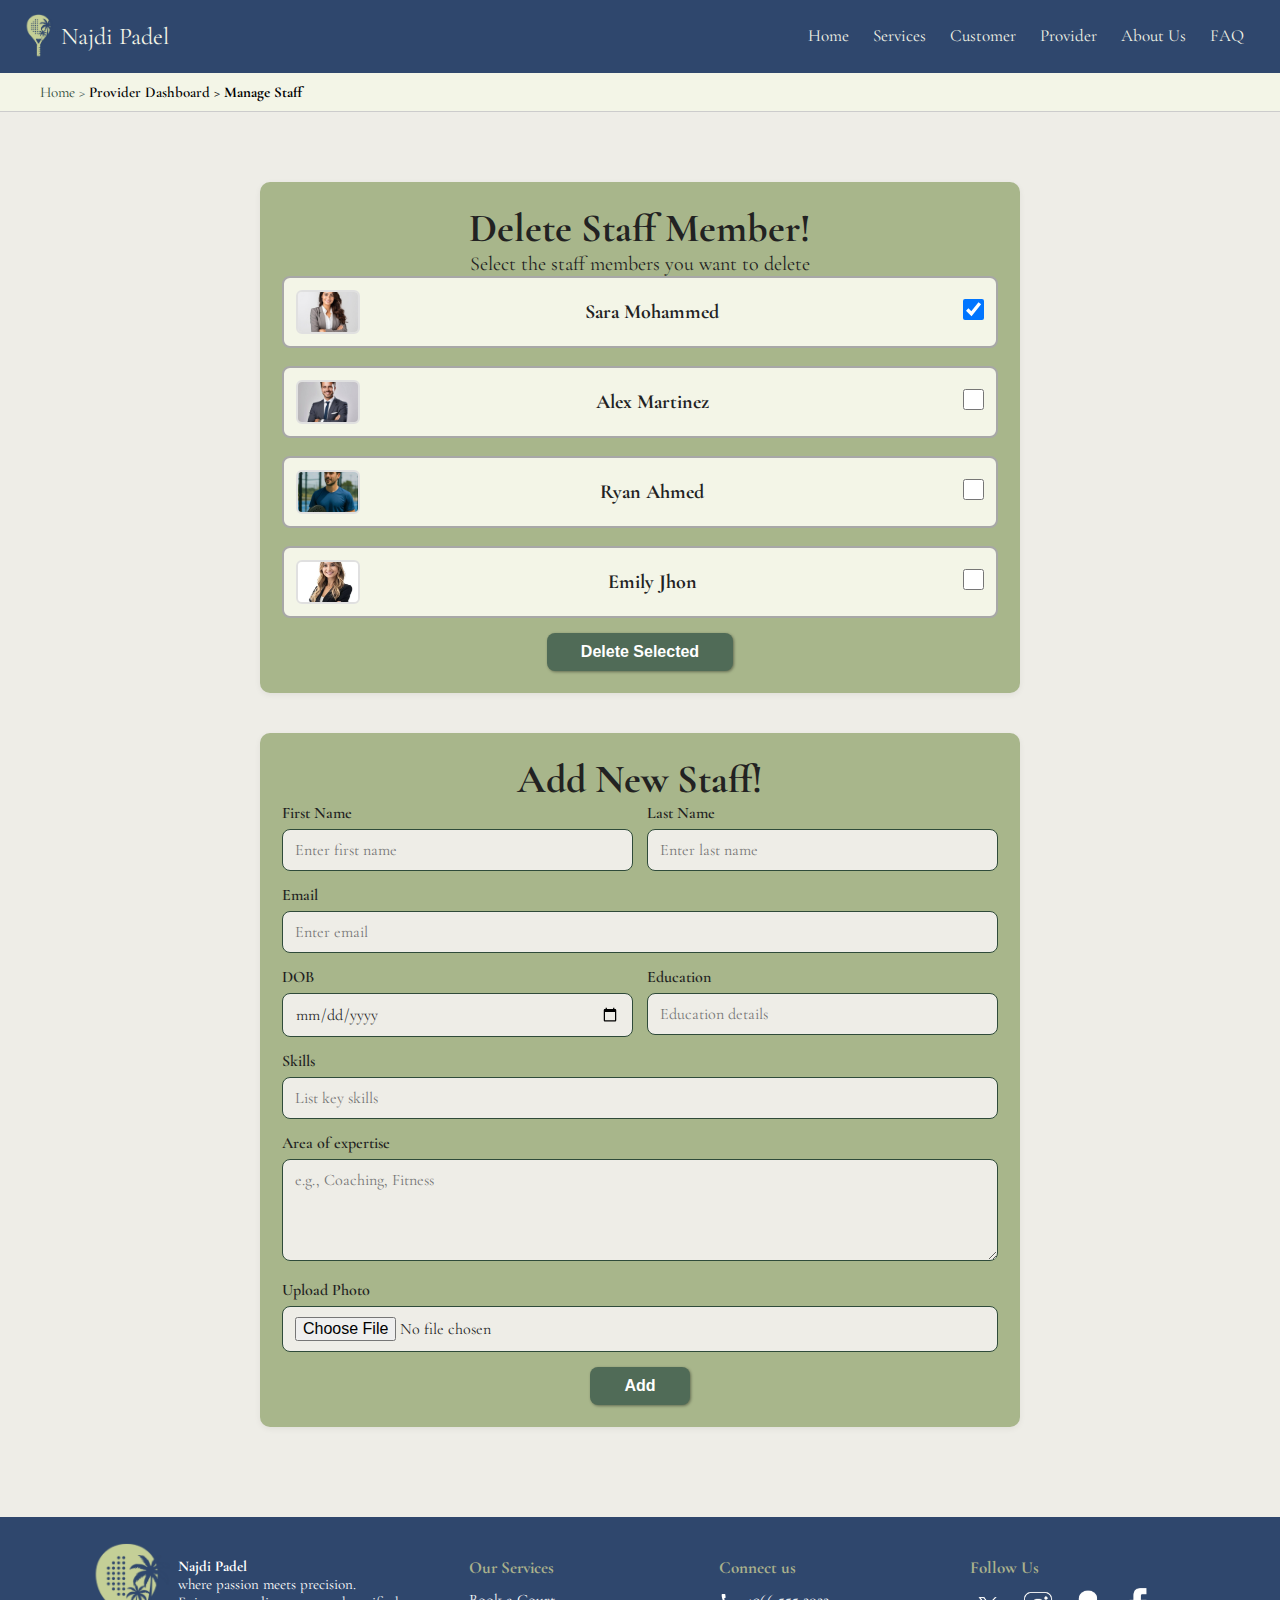
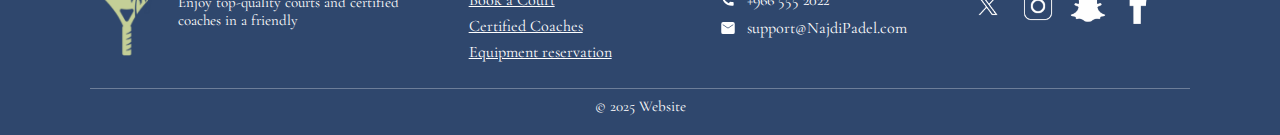
<file: manage-staff.html>
<!DOCTYPE html>
<html lang="en" dir="ltr">
<head>
  <meta charset="UTF-8">
  <meta name="viewport" content="width=device-width, initial-scale=1.0">
  <title>Manage Team Members</title>

  <link rel="preconnect" href="https://fonts.googleapis.com">
  <link rel="preconnect" href="https://fonts.gstatic.com" crossorigin>
  <link href="https://fonts.googleapis.com/css2?family=Cormorant+Garamond:wght@400;600;700&display=swap" rel="stylesheet">
  <link rel="stylesheet" href="global.css">
  <style>
     #Provider{
  font-weight: 1000;  
  }


    body {
      margin: 0;
      font-family: 'Cormorant Garamond', serif;
      background: #EEEDE7;
      color: #222;
    }

    
    main {
      max-width: 980px;
      margin: 30px auto;
      padding: 20px;
    }

    /* ===== Unified Form Style (for both sections) ===== */
    .form-cardZZ {
      background-color: #A8B68B;
      border-radius: 10px;
      padding: 22px;
      max-width: 760px;
      margin: 20px auto 40px;
      box-shadow: 0 2px 6px rgba(0,0,0,.06);
    }

    .fieldZZ { display: block; margin-bottom: 14px; }
    .fieldZZ span {
      display: block;
      font-weight: 600;
      margin-bottom: 6px;
      color: #1F1F1F;
    }

    .form-cardZZ input,
    .form-cardZZ select,
    .form-cardZZ textarea {
      width: 100%;
      border: 1px solid #2F4B3A;
      border-radius: 8px;
      padding: 10px 12px;
      font: inherit;
      color: #1F1F1F;
      background: #EEEDE7;
    }

    .Name2ZZ {
      display: grid;
      grid-template-columns: 1fr 1fr;
      gap: 14px;
    }

    .grid-2ZZ {
      display: grid;
      grid-template-columns: 1fr 1fr;
      gap: 14px;
    }

    /* ===== Button Style (for Add/Delete) ===== */
    .btn-darkZZ {
  display: block;
  margin: 15px auto 0;
  padding: 10px 34px;
  background-color: #506B57; 
  color: #fff;
  border: none;
  border-radius: 8px; 
  font-weight: bold;
  font-size: 16px;
  cursor: pointer;
  box-shadow: 1px 1px 3px rgba(0,0,0,0.4); 
  transition: background-color 0.2s ease, transform 0.1s ease;
}

.btn-darkZZ:hover {
  background-color: #435C4A; 
  transform: scale(1.02);
}

    /* ===== Staff List ===== */
    .staff-listZZ {
      list-style: none;
      padding: 0;
      margin: 0;
      display: flex;
      flex-direction: column;
      gap: 18px;
    }

    .staff-itemZZ {
      display: grid;
      grid-template-columns: 64px 1fr 40px;
      align-items: center;
      background: #F3F5E7;
      border-radius: 8px;
      padding: 12px;
      border: 2px solid #a7a7a7;
    }

    .staff-itemZZ img {
      width: 64px;
      height: 44px;
      border-radius: 6px;
      object-fit: cover;
      background: #d5d5d5;
      border: 2px solid #e0e0e0;
    }

    .staff-nameZZ {
      font-size: 20px;
      font-weight: bold;
      text-align: center;
    }

    .chk-wrapZZ {
      text-align: right;
    }

    input[type="checkbox"] {
      width: 21px;
      height: 21px;
      cursor: pointer;
    }
   

* {
  margin: 0;
  padding: 0;
  box-sizing: border-box;
}

  </style>
</head>
<body>
<nav>
        <a id="logo" href="home.html">
            <img src="images/logo-nav.png" alt="Najdi Padel">
            <div class="logo-name">Najdi Padel</div>
        </a>

        <div class="nav-links" id="navLinks">
            <ul>
                <li><a href="home.html" id="home">Home</a></li>
                <li><a href="ServicesPage.html" id="services">Services</a></li>
                <li><a href="Customer-Dashboard.html" id="customer">Customer</a></li>
                <li><a href="service_provider.html" id="provider">Provider</a></li>
                <li><a href="_index.html" id="about-us">About Us</a></li>
                <li><a href="FAQ.html" id="FAQ">FAQ</a></li>

            </ul>
        </div>
    </nav>
<div class="breadcrumbs">
  <a href="index.html">Home</a> >
  <span>Provider Dashboard ></span>
    <span><strong>Manage Staff</strong></span>

</div>

<main>

  <!-- ===== Delete Staff Section (now same design as form) ===== -->
  <section class="form-cardZZ">
    <h2 style="text-align:center; font-size: 40px;">Delete Staff Member!</h2>
    <p style="text-align:center; opacity:1; font-size: 20px;">Select the staff members you want to delete</p>

    <ul class="staff-listZZ">
      <li class="staff-itemZZ">
        <img src="images/coach1.jpg" alt="Sara">
        <div class="staff-nameZZ">Sara Mohammed</div>
        <div class="chk-wrapZZ"><input type="checkbox" checked></div>
      </li>

      <li class="staff-itemZZ">
        <img src="images/coach2.jpg" alt="Alex">
        <div class="staff-nameZZ">Alex Martinez</div>
        <div class="chk-wrapZZ"><input type="checkbox"></div>
      </li>

      <li class="staff-itemZZ">
        <img src="images/coach3ed.jpg" alt="Ryan">
        <div class="staff-nameZZ">Ryan Ahmed</div>
        <div class="chk-wrapZZ"><input type="checkbox" ></div>
      </li>

      <li class="staff-itemZZ">
        <img src="images/coach4.jpg" alt="Emily">
        <div class="staff-nameZZ">Emily Jhon</div>
        <div class="chk-wrapZZ"><input type="checkbox"></div>
      </li>
    </ul>

    <button class="btn-darkZZ" type="button">Delete Selected</button>
  </section>

  <!-- ===== Add New Staff Section ===== -->
  <section class="sectionZZ">
    <form class="form-cardZZ" action="#" method="post" enctype="multipart/form-data">
      <h2 style="text-align:center; font-size: 40px;">Add New Staff!</h2>

      <div class="Name2ZZ">
        <label class="fieldZZ">
          <span>First Name</span>
          <input type="text" id="first_nameZZ" name="first_name" placeholder="Enter first name" required>
        </label>
        <label class="fieldZZ">
          <span>Last Name</span>
          <input type="text" id="last_nameZZ" name="last_name" placeholder="Enter last name" required>
        </label>
      </div>

      <label class="fieldZZ">
        <span>Email</span>
        <input type="email" id="emailZZ" name="email" placeholder="Enter email" required>
      </label>

      <div class="grid-2ZZ">
        <label class="fieldZZ">
          <span>DOB</span>
          <input type="date" id="dobZZ" name="dob" required>
        </label>
        <label class="fieldZZ">
          <span>Education</span>
          <input type="text" id="expertiseZZ" name="expertise" placeholder="Education details" required>
        </label>
      </div>

      <label class="fieldZZ">
        <span>Skills</span>
        <input type="text" id="skillsZZ" name="skills" placeholder="List key skills">
      </label>

      <label class="fieldZZ">
        <span>Area of expertise</span>
        <textarea id="educationZZ" name="education" rows="4" placeholder="e.g., Coaching, Fitness"></textarea>
      </label>

      <label class="fieldZZ">
        <span>Upload Photo</span>
        <input type="file" id="photoZZ" name="photo" accept="image/*">
      </label>

      <button type="submit" id="addBtnZZ" class="btn-darkZZ">Add</button>
    </form>
  </section>

</main>
<footer class="site-footer">
        <div class="footer-inner">
            <!-- Logo + text -->
            <div class="footer-col footer-brand">
                <div class="brand-left">
                    <div class="logo-circle">
                        <img src="images/logo.png" height="150" alt="Najdi Padel Logo">

                    </div>
                    <div class="brand-text">
                        <p> <strong> Najdi Padel</strong> <br> where passion meets precision.<br> Enjoy top-quality
                            courts and certified coaches in a friendly </p>
                    </div>
                </div>
            </div>

            <!-- Services -->
            <div class="footer-col">
                <h4 class="col-title">Our Services</h4>
                <ul class="links-list">
                    <li><a href="ServicesPage.html#courts">Book a Court</a></li>
                    <li><a href="ServicesPage.html#coaches">Certified Coaches</a></li>
                    <li><a href="ServicesPage.html#equipment">Equipment reservation</a></li>
                </ul>
            </div>

            <!-- Contact -->
            <div class="footer-col">
                <h4 class="col-title">Connect us</h4>
                <ul class="contact-list">
                    <li class="contact-item">
                        <svg class="icon" viewBox="0 0 24 24">
                            <path
                                d="M6.6 10.2a15.05 15.05 0 006.2 6.2l1.8-1.8a1 1 0 01.9-.25c.98.25 2 .38 3.03.38a1 1 0 011 1v3a1 1 0 01-1 1C10.07 20.5 3.5 13.93 3.5 5a1 1 0 011-1h3a1 1 0 011 1c0 1.02.13 2.05.38 3.03a1 1 0 01-.25.9L6.6 10.2z"
                                fill="currentColor" />
                        </svg>
                        <span>+966 555 2022</span>
                    </li>
                    <li class="contact-item">
                        <svg class="icon" viewBox="0 0 24 24">
                            <path
                                d="M3 6.5A2.5 2.5 0 015.5 4h13A2.5 2.5 0 0121 6.5v11A2.5 2.5 0 0118.5 20h-13A2.5 2.5 0 013 17.5v-11zM5 7v.9l7 4.6 7-4.6V7l-7 4.6L5 7z"
                                fill="currentColor" />
                        </svg>
                        <span>support@NajdiPadel.com</span>
                    </li>
                </ul>
            </div>

            <!-- Follow Us -->
            <div class="footer-col follow-col">
                <div class="follow-section">
                    <h4 class="col-title">Follow Us</h4>
                    <div class="social-images">
                        <a href="#" target="_blank">
                            <img src="images/x.png" alt="Twitter">
                        </a>
                        <a href="#" target="_blank">
                            <img src="images/Instagram.png" alt="Instagram">
                        </a>
                        <a href="#" target="_blank">
                            <img src="images/snap.png" alt="Snapchat">
                        </a>
                        <a href="#" target="_blank">
                            <img src="images/facebook.png" alt="Facebook">
                        </a>
                    </div>
                </div>

            </div>
        </div>

        <div class="footer-bottom">
            <div class="divider"></div>
            <div class="copyright">© 2025 Website</div>
        </div>
    </footer>

</body>
</html>
</file>
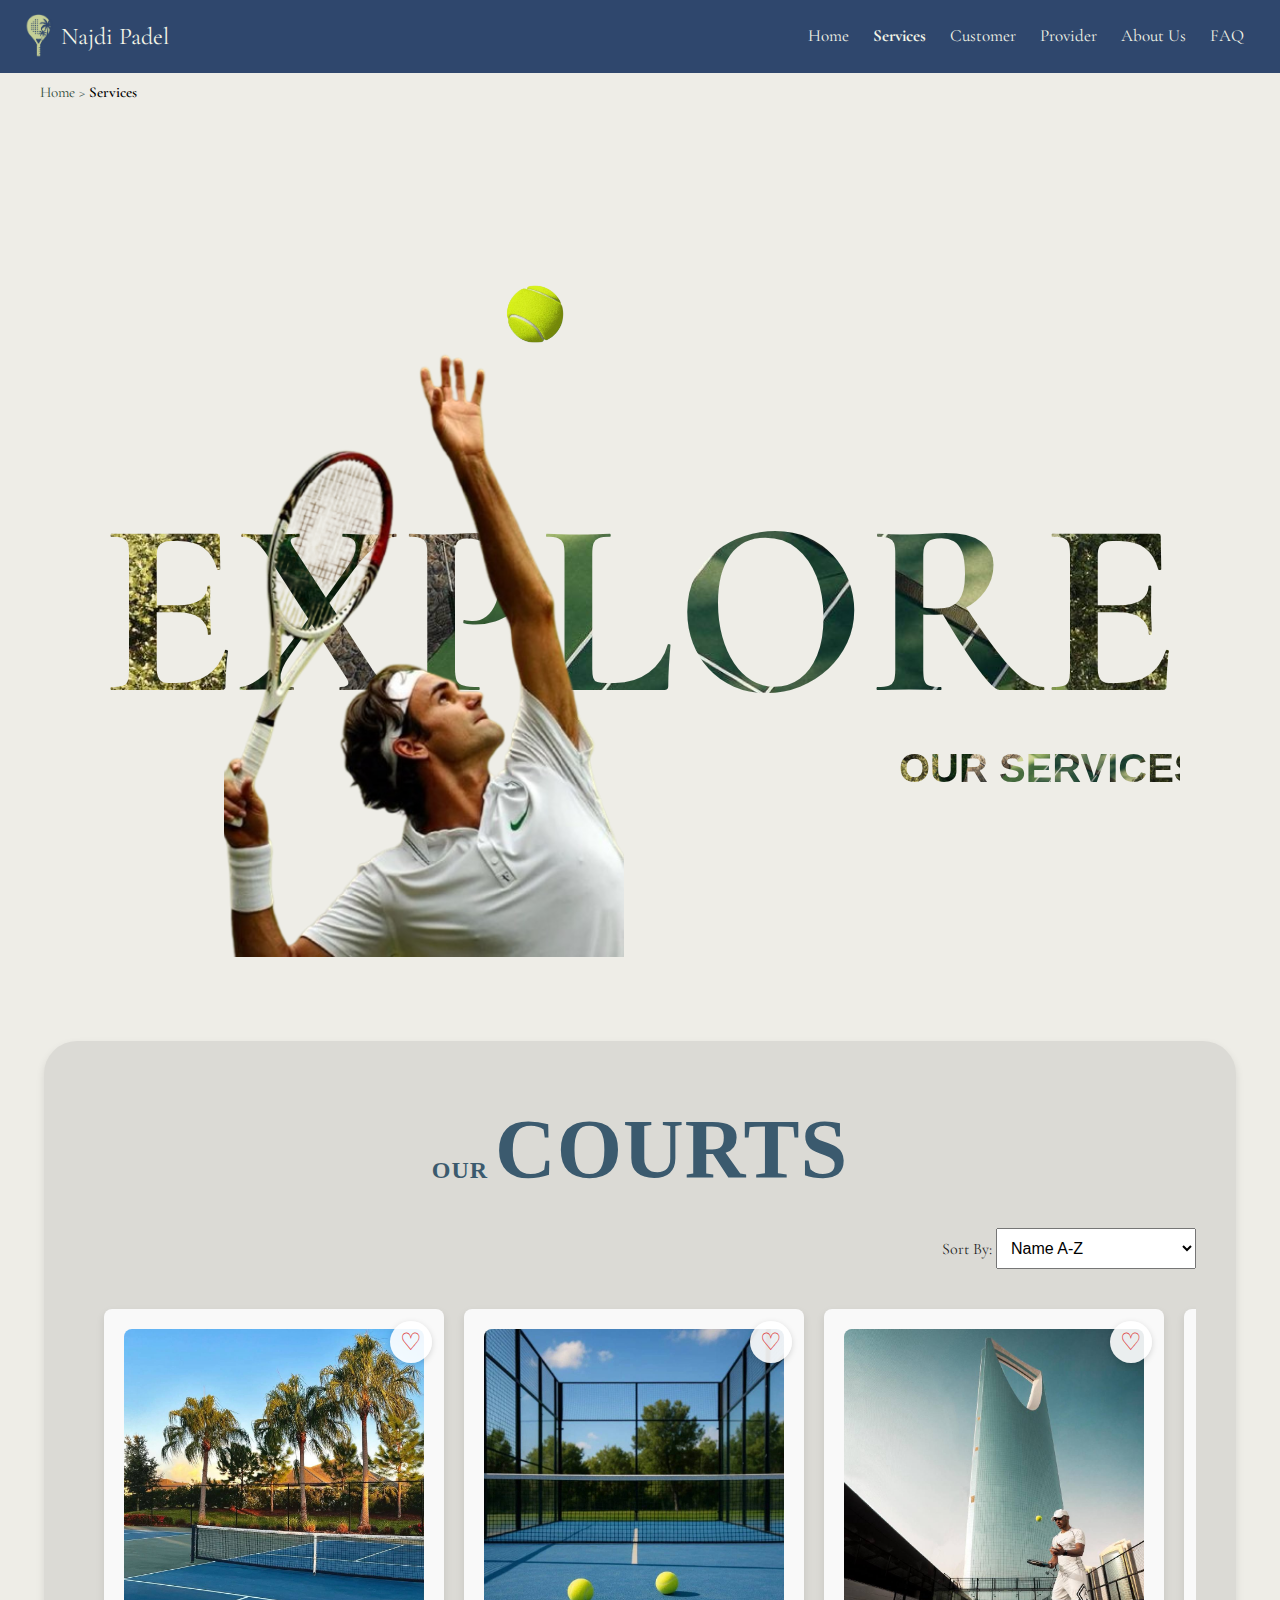
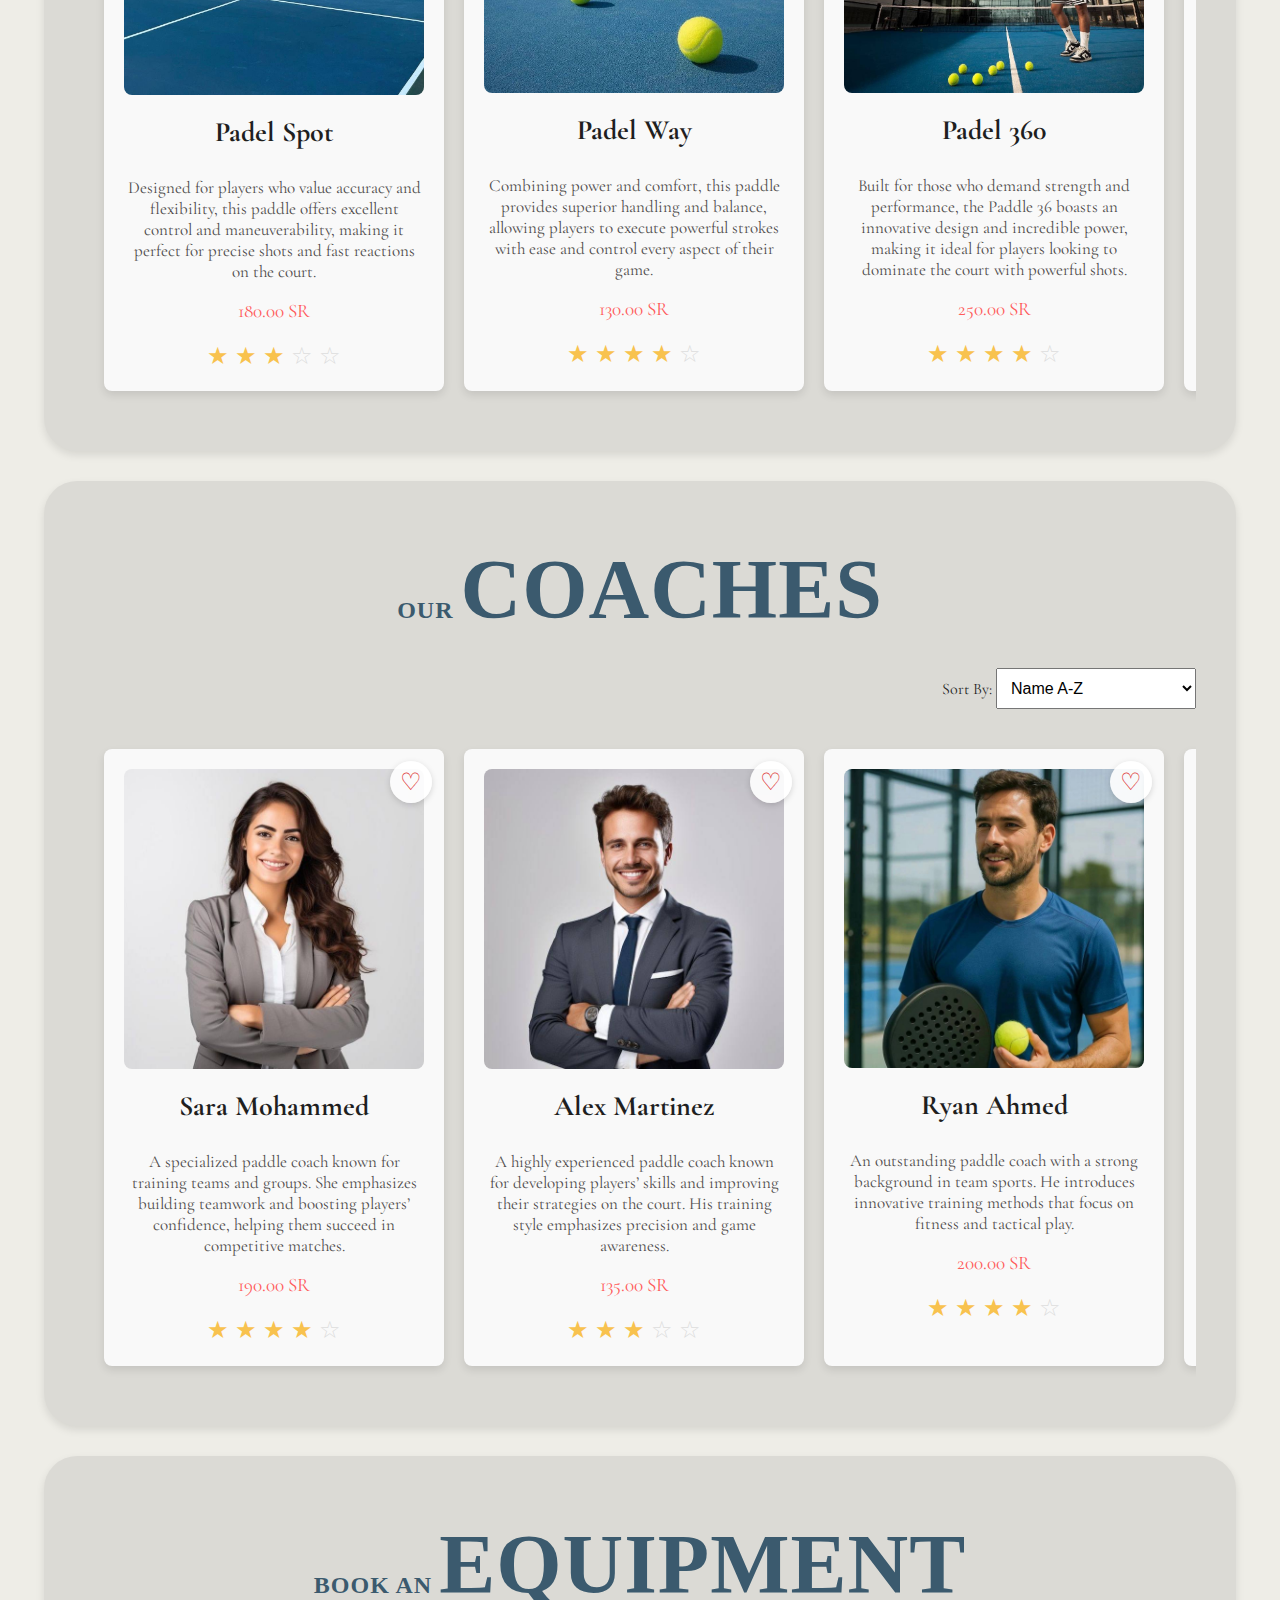
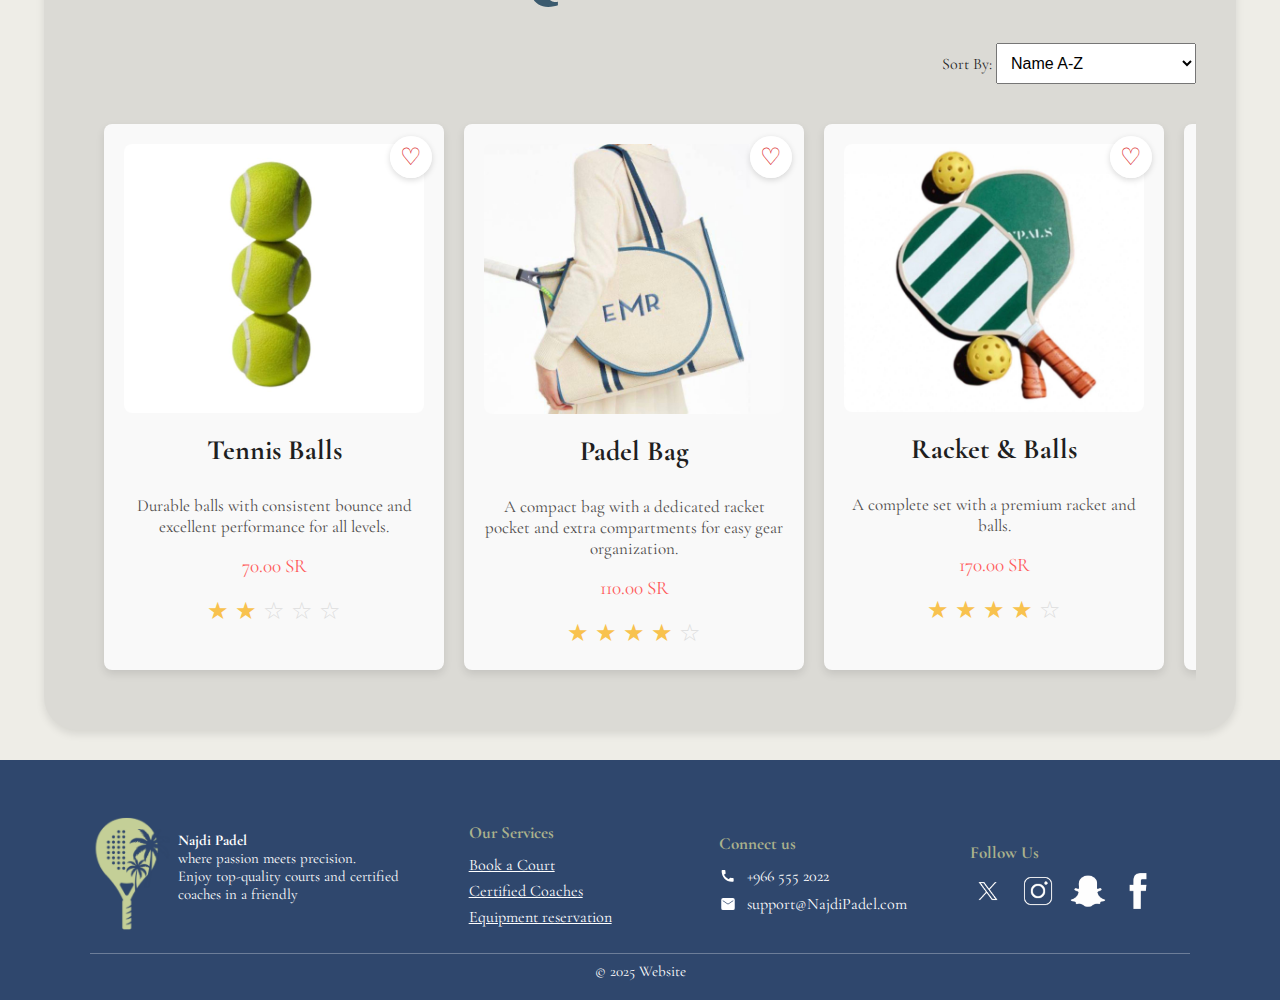
<file: ServicesPage.html>
<!DOCTYPE html>
<html lang="en">
<head>
  <meta charset="UTF-8" />
  <meta name="viewport" content="width=device-width, initial-scale=1.0"/>
  <title>NAJDI PADEL</title>

  <link rel="preconnect" href="https://fonts.googleapis.com">
  <link rel="preconnect" href="https://fonts.gstatic.com" crossorigin>
  <link href="https://fonts.googleapis.com/css2?family=Cormorant+Garamond:wght@400;600;700&display=swap" rel="stylesheet">
  <link rel="stylesheet" href="pro.css">

<style>

/*=======================ALEEN service CSS=====================*/
body {
  font-family: "Cormorant Garamond", serif;
  color: #1F1F1F;
  margin: 0;
  padding: 0;
  background-color: #EEEDE7;
}


/* design */
.containerZZ {
  position: relative;
  width: 100%;
  height: 100vh;
  display: flex;
  justify-content: center;
  align-items: center;
  background-color:  #EEEDE7;
}
.text-containerZZ {
  text-align: left;
  color: white;
  font-size: 200px;
  font-weight: bold;
  position: absolute;
  z-index: 2;
  text-transform: uppercase;
  white-space: nowrap;
  margin-left: 0%;
}
.text-containerZZ h1 {
  background-image: url('images/green.jpg');
  background-size: cover;
  font-family: unset;         
  -webkit-background-clip: text;
  color: transparent;
  font-size: 250px;
}
.text-containerZZ p {
  font-size: 40px;
  color: transparent;
  background-image: url('images/green.jpg');
  background-size: cover;
  -webkit-background-clip: text;
  font-family: Arial, Helvetica, sans-serif;  
  font-weight: bold;
  margin-left: 74%;
  margin-top: -17%;
}
.manwballZZ{
  position: absolute;
  top: -45px;
  left: 30%;
  transform: translate(-50%);
  width: 400px;
  z-index: 5;
}
.ballZZ{
  position: absolute;
  top: -10px;
  left: 40%;
  transform: translate(-50%);
  width: 65px;
  z-index: 5;
}

.highlightZZ {
  font-size: 1em;
  color: #3b5a6e;
  font-weight: bold;
  text-transform: uppercase;
  letter-spacing: 1px;
  text-align: center;
  display: block;
  margin-bottom: 20px;
  font-family: 'Playfair Display', serif;
}
.courtZZ, .coachZZ, .equipmentZZ {
  font-size: 3.5em;
  color: #3b5a6e;
  font-weight: bold;
}

.service-sectionZZ {
  padding: 40px;
  background-color: #dbdad5;
  margin: 30px 44px;
  border-radius: 33px;
  box-shadow: 0 4px 8px rgba(0, 0, 0, 0.1);
  left: 22%;

  
}
.sort-containerZZ {
  text-align: right;
  margin-bottom: 20px;
}
#sortBy1ZZ, #sortBy2ZZ, #sortBy3ZZ {
  padding: 10px;
  font-size: 1em;
  width: 200px;
  margin-top: 10px;
}
.service-containerZZ {
  display: flex;
  overflow-x: auto;
  gap: 20px;
  padding: 20px;
}
.serviceZZ {
  min-width: 300px;
  background-color: #f9f9f9;
  box-shadow: 0 4px 8px rgba(0, 0, 0, 0.1);
  border-radius: 8px;
  text-align: center;
  padding: 20px;
  transition: all 0.3s ease-in-out;
  position: relative;
}
.serviceZZ:hover {
  box-shadow: 0 6px 12px rgba(0, 0, 0, 0.2);
  transform: scale(1.05);
}
.serviceZZ img {
  width: 100%;
  height: auto;
  border-radius: 8px;
  object-fit: cover;
}
h3 {
  font-size: 28px;
  margin-top: 15px;
}
p {
  font-size: 17px;     
  color: #4e4b4b;
}
.priceZZ {
  font-size: 1.2em;
  margin-top: 10px;
  color: #ff5b5b;
}
.ratingZZ { font-size: 1.5em; margin-top: 10px; }
.starZZ.fullZZ { color: #f8c24e; display: inline-block; }
.starZZ.emptyZZ { color: #ddd; display: inline-block; }
.starZZ.halfZZ { color: #f8c24e; display: inline-block; }

.wishlist-btn {
  position: absolute;
  top: 12px;
  right: 12px;
  width: 42px;
  height: 42px;
  border: none;
  border-radius: 50%;
  background: rgba(255,255,255,0.9);
  font-size: 24px;
  line-height: 1;
  cursor: pointer;
  z-index: 10;
  transition: transform 0.2s ease, box-shadow 0.2s ease, background 0.2s ease;
  box-shadow: 0 2px 6px rgba(0,0,0,0.15);
}
.wishlist-btn:hover {
  transform: scale(1.08);
  box-shadow: 0 4px 10px rgba(0,0,0,0.2);
}
.wishlist-btn::before {
  content: "♡";
  color: #d33;
  transition: color 0.2s ease, transform 0.2s ease;
}
.wishlist-btn[aria-pressed="true"]::before,
.wishlist-btn.active::before {
  content: "♥";
  color: #e63946;
  transform: scale(1.1);
}

@media (max-width: 600px) {
  .wishlist-btn {
    width: 36px;
    height: 36px;
    font-size: 22px;
  }
}

/*=======================END ALEEN=====================*/

  </style>

</head>

<body>


  <!-- header -->
  <nav>
        <a id="logo" href="home.html">
            <img src="images/logo-nav.png" alt="Najdi Padel">
            <div class="logo-name">Najdi Padel</div>
        </a>

        <div class="nav-links" id="navLinks">
            <ul>
                <li><a href="home.html" id="home">Home</a></li>
                <li><a href="ServicesPage.html" id="services">Services</a></li>
                <li><a href="Customer-Dashboard.html" id="customer">Customer</a></li>
                <li><a href="service_provider.html" id="provider">Provider</a></li>
                <li><a href="_index.html" id="about-us">About Us</a></li>
                <li><a href="FAQ.html" id="FAQ">FAQ</a></li>

            </ul>
        </div>
    </nav>

  <!-- breadcrumbs  -->
  <div class="breadcrumbs">
    <a href="index.html">Home</a> >
    <span>Services</span>
  </div>

  <!-- design -->
  <div class="containerZZ">
    <div class="text-containerZZ">
      <h1>EXPLORE</h1>
      <p>OUR SERVICES</p>
      <img src="images/manWball.png" alt="manWithBall" class="manwballZZ">
      <img src="images/ball4background.png" alt="Ball" class="ballZZ">
    </div>
  </div>

  <!-- Our Courts -->
  <section id="courts" class="service-sectionZZ">
    <h2><span class="highlightZZ">Our <span class="courtZZ">Courts</span></span></h2>
    <div class="sort-containerZZ">
      <label for="sortBy1ZZ">Sort By:</label>
      <select id="sortBy1ZZ">
        <optgroup label="Sort by Name">
          <option value="name-ascZZ">Name A-Z</option>
          <option value="name-descZZ">Name Z-A</option>
        </optgroup>
        <optgroup label="Sort by Price">
          <option value="price-low-highZZ">Price: Low to High</option>
          <option value="price-high-lowZZ">Price: High to Low</option>
        </optgroup>
      </select>
    </div>

    <div id="serviceContainer1ZZ" class="service-containerZZ">
      <div class="serviceZZ">
        <button class="wishlist-btn" aria-label="Add to wishlist" aria-pressed="false" data-wish-id="court-spot"></button>
        <img src="images/court5.jpg" alt="Court 1">
        <h3>Padel Spot</h3>
        <p>Designed for players who value accuracy and flexibility, this paddle offers excellent control and maneuverability, making it perfect for precise shots and fast reactions on the court.</p>
        <p class="priceZZ">180.00 SR</p>
        <div class="ratingZZ">
          <span class="starZZ fullZZ">★</span>
          <span class="starZZ fullZZ">★</span>
          <span class="starZZ fullZZ">★</span>
          <span class="starZZ emptyZZ">☆</span>
          <span class="starZZ emptyZZ">☆</span>
        </div>
      </div>

      <div class="serviceZZ">
        <button class="wishlist-btn" aria-label="Add to wishlist" aria-pressed="false" data-wish-id="court-way"></button>
        <img src="images/court2.jpg" alt="Court 2">
        <h3>Padel Way</h3>
        <p> Combining power and comfort, this paddle provides superior handling and balance, allowing players to execute powerful strokes with ease and control every aspect of their game.</p>
        <p class="priceZZ">130.00 SR</p>
        <div class="ratingZZ">
          <span class="starZZ fullZZ">★</span>
          <span class="starZZ fullZZ">★</span>
          <span class="starZZ fullZZ">★</span>
          <span class="starZZ halfZZ">★</span>
          <span class="starZZ emptyZZ">☆</span>
        </div>
      </div>

      <div class="serviceZZ">
        <button class="wishlist-btn" aria-label="Add to wishlist" aria-pressed="false" data-wish-id="court-360"></button>
        <img src="images/court3.jpg" alt="Court 3">
        <h3>Padel 360</h3>
        <p> Built for those who demand strength and performance, the Paddle 36 boasts an innovative design and incredible power, making it ideal for players looking to dominate the court with powerful shots. </p>
        <p class="priceZZ">250.00 SR</p>
        <div class="ratingZZ">
          <span class="starZZ fullZZ">★</span>
          <span class="starZZ fullZZ">★</span>
          <span class="starZZ fullZZ">★</span>
          <span class="starZZ fullZZ">★</span>
          <span class="starZZ emptyZZ">☆</span>
        </div>
      </div>

      <div class="serviceZZ">
        <button class="wishlist-btn" aria-label="Add to wishlist" aria-pressed="false" data-wish-id="court-half"></button>
        <img src="images/court4.jpg" alt="Court 4">
        <h3>Half Padel</h3>
        <p>This compact yet powerful paddle is perfect for players seeking agility and control in tight spaces. Its design makes it perfect for training or quick exchanges, offering high performance despite its smaller size.</p>
        <p class="priceZZ">200.00 SR</p>
        <div class="ratingZZ">
          <span class="starZZ fullZZ">★</span>
          <span class="starZZ fullZZ">★</span>
          <span class="starZZ emptyZZ">☆</span>
          <span class="starZZ emptyZZ">☆</span>
          <span class="starZZ emptyZZ">☆</span>
        </div>
      </div>

      <div class="serviceZZ">
        <button class="wishlist-btn" aria-label="Add to wishlist" aria-pressed="false" data-wish-id="court-plus"></button>
        <img src="images/court1.jpg" alt="Court 5">
        <h3>Padel Plus</h3>
        <p>A paddle that defines stability and precision, offering unmatched control and consistency. Designed for professional-level players, Paddle Plus helps elevate your game with flawless execution.</p>
        <p class="priceZZ">150.00 SR</p>
        <div class="ratingZZ">
          <span class="starZZ fullZZ">★</span>
          <span class="starZZ fullZZ">★</span>
          <span class="starZZ fullZZ">★</span>
          <span class="starZZ fullZZ">★</span>
          <span class="starZZ emptyZZ">☆</span>
        </div>
      </div>
    </div>
  </section>

  <!-- Our Coaches -->
  <section id="coaches" class="service-sectionZZ">
    <h2><span class="highlightZZ">Our <span class="coachZZ">Coaches</span></span></h2>
    <div class="sort-containerZZ">
      <label for="sortBy2ZZ">Sort By:</label>
      <select id="sortBy2ZZ">
        <optgroup label="Sort by Name">
          <option value="name-ascZZ">Name A-Z</option>
          <option value="name-descZZ">Name Z-A</option>
        </optgroup>
        <optgroup label="Sort by Price">
          <option value="price-low-highZZ">Price: Low to High</option>
          <option value="price-high-lowZZ">Price: High to Low</option>
        </optgroup>
      </select>
    </div>
    <div id="serviceContainer2ZZ" class="service-containerZZ">
      <div class="serviceZZ">
        <button class="wishlist-btn" aria-label="Add to wishlist" aria-pressed="false" data-wish-id="coach-sara"></button>
        <img src="images/coach1.jpg" alt="Coach 1">
        <h3>Sara Mohammed</h3>
        <p>A specialized paddle coach known for training teams and groups. She emphasizes building teamwork and boosting players’ confidence, helping them succeed in competitive matches.</p>
        <p class="priceZZ">190.00 SR</p>
        <div class="ratingZZ">
          <span class="starZZ fullZZ">★</span>
          <span class="starZZ fullZZ">★</span>
          <span class="starZZ fullZZ">★</span>
          <span class="starZZ halfZZ">★</span>
          <span class="starZZ emptyZZ">☆</span>
        </div>
      </div>

      <div class="serviceZZ">
        <button class="wishlist-btn" aria-label="Add to wishlist" aria-pressed="false" data-wish-id="coach-alex"></button>
        <img src="images/coach2.jpg" alt="Coach 2">
        <h3>Alex Martinez</h3>
        <p>A highly experienced paddle coach known for developing players’ skills and improving their strategies on the court. His training style emphasizes precision and game awareness.</p>
        <p class="priceZZ">135.00 SR</p>
        <div class="ratingZZ">
          <span class="starZZ fullZZ">★</span>
          <span class="starZZ fullZZ">★</span>
          <span class="starZZ fullZZ">★</span>
          <span class="starZZ emptyZZ">☆</span>
          <span class="starZZ emptyZZ">☆</span>
        </div>
      </div>

      <div class="serviceZZ">
        <button class="wishlist-btn" aria-label="Add to wishlist" aria-pressed="false" data-wish-id="coach-ryan"></button>
        <img src="images/coach3ed.jpg" alt="Coach 3">
        <h3>Ryan Ahmed</h3>
        <p>An outstanding paddle coach with a strong background in team sports. He introduces innovative training methods that focus on fitness and tactical play.</p>
        <p class="priceZZ">200.00 SR</p>
        <div class="ratingZZ">
          <span class="starZZ fullZZ">★</span>
          <span class="starZZ fullZZ">★</span>
          <span class="starZZ fullZZ">★</span>
          <span class="starZZ fullZZ">★</span>
          <span class="starZZ emptyZZ">☆</span>
        </div>
      </div>

      <div class="serviceZZ">
        <button class="wishlist-btn" aria-label="Add to wishlist" aria-pressed="false" data-wish-id="coach-emily"></button>
        <img src="images/coach4.jpg" alt="Coach 4">
        <h3>Emily Jhon</h3>
        <p>A professional paddle coach with extensive experience coaching both beginners and advanced players. Her focus on movement techniques and speed makes her one of the best in the field.</p>
        <p class="priceZZ">180.00 SR</p>
        <div class="ratingZZ">
          <span class="starZZ fullZZ">★</span>
          <span class="starZZ fullZZ">★</span>
          <span class="starZZ halfZZ">★</span>
          <span class="starZZ emptyZZ">☆</span>
          <span class="starZZ emptyZZ">☆</span>
        </div>
      </div>
    </div>
  </section>

  <!-- Book an Equipment -->
  <section id="equipment" class="service-sectionZZ">
    <h2><span class="highlightZZ">Book an <span class="equipmentZZ">Equipment</span></span></h2>
    <div class="sort-containerZZ">
      <label for="sortBy3ZZ">Sort By:</label>
      <select id="sortBy3ZZ">
        <optgroup label="Sort by Name">
          <option value="name-ascZZ">Name A-Z</option>
          <option value="name-descZZ">Name Z-A</option>
        </optgroup>
        <optgroup label="Sort by Price">
          <option value="price-low-highZZ">Price: Low to High</option>
          <option value="price-high-lowZZ">Price: High to Low</option>
        </optgroup>
      </select>
    </div>
    <div id="serviceContainer3ZZ" class="service-containerZZ">
      <div class="serviceZZ">
        <button class="wishlist-btn" aria-label="Add to wishlist" aria-pressed="false" data-wish-id="eq-balls"></button>
        <img src="images/balls.jpg" alt="Ball Holder">
        <h3>Tennis Balls</h3>
        <p>Durable balls with consistent bounce and excellent performance for all levels.</p>
        <p class="priceZZ">70.00 SR</p>
        <div class="ratingZZ">
          <span class="starZZ fullZZ">★</span>
          <span class="starZZ fullZZ">★</span>
          <span class="starZZ emptyZZ">☆</span>
          <span class="starZZ emptyZZ">☆</span>
          <span class="starZZ emptyZZ">☆</span>
        </div>
      </div>

      <div class="serviceZZ">
        <button class="wishlist-btn" aria-label="Add to wishlist" aria-pressed="false" data-wish-id="eq-bag"></button>
        <img src="images/bag2.jpg" alt="Padel Bag">
        <h3>Padel Bag</h3>
        <p>A compact bag with a dedicated racket pocket and extra compartments for easy gear organization.</p>
        <p class="priceZZ">110.00 SR</p>
        <div class="ratingZZ">
          <span class="starZZ fullZZ">★</span>
          <span class="starZZ fullZZ">★</span>
          <span class="starZZ fullZZ">★</span>
          <span class="starZZ halfZZ">★</span>
          <span class="starZZ emptyZZ">☆</span>
        </div>
      </div>

      <div class="serviceZZ">
        <button class="wishlist-btn" aria-label="Add to wishlist" aria-pressed="false" data-wish-id="eq-set"></button>
        <img src="images/racketball.jpg" alt="Racket & Balls">
        <h3>Racket & Balls</h3>
        <p>A complete set with a premium racket and balls.</p>
        <p class="priceZZ">170.00 SR</p>
        <div class="ratingZZ">
          <span class="starZZ fullZZ">★</span>
          <span class="starZZ fullZZ">★</span>
          <span class="starZZ fullZZ">★</span>
          <span class="starZZ fullZZ">★</span>
          <span class="starZZ emptyZZ">☆</span>
        </div>
      </div>

      <div class="serviceZZ">
        <button class="wishlist-btn" aria-label="Add to wishlist" aria-pressed="false" data-wish-id="eq-visor"></button>
        <img src="images/hat2.jpg" alt="Visor Hat">
        <h3>Visor Hat</h3>
        <p>Light, comfortable, and breathable for sun protection on the court.</p>
        <p class="priceZZ">80.00 SR</p>
        <div class="ratingZZ">
          <span class="starZZ fullZZ">★</span>
          <span class="starZZ fullZZ">★</span>
          <span class="starZZ halfZZ">★</span>
          <span class="starZZ emptyZZ">☆</span>
          <span class="starZZ emptyZZ">☆</span>
        </div>
      </div>

      <div class="serviceZZ">
        <button class="wishlist-btn" aria-label="Add to wishlist" aria-pressed="false" data-wish-id="eq-racket"></button>
        <img src="images/racket22.jpg" alt="Racket">
        <h3>Racket</h3>
        <p>A high-performance racket for control and power, ideal for all players.</p>
        <p class="priceZZ">145.00 SR</p>
        <div class="ratingZZ">
          <span class="starZZ fullZZ">★</span>
          <span class="starZZ fullZZ">★</span>
          <span class="starZZ fullZZ">★</span>
          <span class="starZZ fullZZ">★</span>
          <span class="starZZ emptyZZ">☆</span>
        </div>
      </div>

      <div class="serviceZZ">
        <button class="wishlist-btn" aria-label="Add to wishlist" aria-pressed="false" data-wish-id="eq-bottle"></button>
        <img src="images/waterbottle3.jpg" alt="Water Bottle">
        <h3>Water Bottle</h3>
        <p>Keeps your drink cool in hot conditions, perfect for outdoor use.</p>
        <p class="priceZZ">80.00 SR</p>
        <div class="ratingZZ">
          <span class="starZZ fullZZ">★</span>
          <span class="starZZ fullZZ">★</span>
          <span class="starZZ fullZZ">★</span>
          <span class="starZZ emptyZZ">☆</span>
          <span class="starZZ emptyZZ">☆</span>
        </div>
      </div>

      <div class="serviceZZ">
        <button class="wishlist-btn" aria-label="Add to wishlist" aria-pressed="false" data-wish-id="eq-holder"></button>
        <img src="images/ballholder2.jpg" alt="Balls Holder">
        <h3>Balls Holder</h3>
        <p>A sturdy holder for storing tennis or paddle balls, designed for easy access and use during training or matches.</p>
        <p class="priceZZ">85.00 SR</p>
        <div class="ratingZZ">
          <span class="starZZ fullZZ">★</span>
          <span class="starZZ fullZZ">★</span>
          <span class="starZZ emptyZZ">☆</span>
          <span class="starZZ emptyZZ">☆</span>
          <span class="starZZ emptyZZ">☆</span>
        </div>
      </div>
    </div>
  </section>





<footer class="site-footer">
        <div class="footer-inner">
            <!-- Logo + text -->
            <div class="footer-col footer-brand">
                <div class="brand-left">
                    <div class="logo-circle">
                        <img src="images/logo.png" height="150" alt="Najdi Padel Logo">

                    </div>
                    <div class="brand-text">
                        <p> <strong> Najdi Padel</strong> <br> where passion meets precision.<br> Enjoy top-quality
                            courts and certified coaches in a friendly </p>
                    </div>
                </div>
            </div>

            <!-- Services -->
            <div class="footer-col">
                <h4 class="col-title">Our Services</h4>
                <ul class="links-list">
                    <li><a href="ServicesPage.html#courts">Book a Court</a></li>
                    <li><a href="ServicesPage.html#coaches">Certified Coaches</a></li>
                    <li><a href="ServicesPage.html#equipment">Equipment reservation</a></li>
                </ul>
            </div>

            <!-- Contact -->
            <div class="footer-col">
                <h4 class="col-title">Connect us</h4>
                <ul class="contact-list">
                    <li class="contact-item">
                        <svg class="icon" viewBox="0 0 24 24">
                            <path
                                d="M6.6 10.2a15.05 15.05 0 006.2 6.2l1.8-1.8a1 1 0 01.9-.25c.98.25 2 .38 3.03.38a1 1 0 011 1v3a1 1 0 01-1 1C10.07 20.5 3.5 13.93 3.5 5a1 1 0 011-1h3a1 1 0 011 1c0 1.02.13 2.05.38 3.03a1 1 0 01-.25.9L6.6 10.2z"
                                fill="currentColor" />
                        </svg>
                        <span>+966 555 2022</span>
                    </li>
                    <li class="contact-item">
                        <svg class="icon" viewBox="0 0 24 24">
                            <path
                                d="M3 6.5A2.5 2.5 0 015.5 4h13A2.5 2.5 0 0121 6.5v11A2.5 2.5 0 0118.5 20h-13A2.5 2.5 0 013 17.5v-11zM5 7v.9l7 4.6 7-4.6V7l-7 4.6L5 7z"
                                fill="currentColor" />
                        </svg>
                        <span>support@NajdiPadel.com</span>
                    </li>
                </ul>
            </div>

            <!-- Follow Us -->
            <div class="footer-col follow-col">
                <div class="follow-section">
                    <h4 class="col-title">Follow Us</h4>
                    <div class="social-images">
                        <a href="#" target="_blank">
                            <img src="images/x.png" alt="Twitter">
                        </a>
                        <a href="#" target="_blank">
                            <img src="images/Instagram.png" alt="Instagram">
                        </a>
                        <a href="#" target="_blank">
                            <img src="images/snapch.png" alt="Snapchat">
                        </a>
                        <a href="#" target="_blank">
                            <img src="images/facebook.png" alt="Facebook">
                        </a>
                    </div>
                </div>

            </div>
        </div>

        <div class="footer-bottom">
            <div class="divider"></div>
            <div class="copyright">© 2025 Website</div>
        </div>
    </footer>








</body>
</html>
</file>
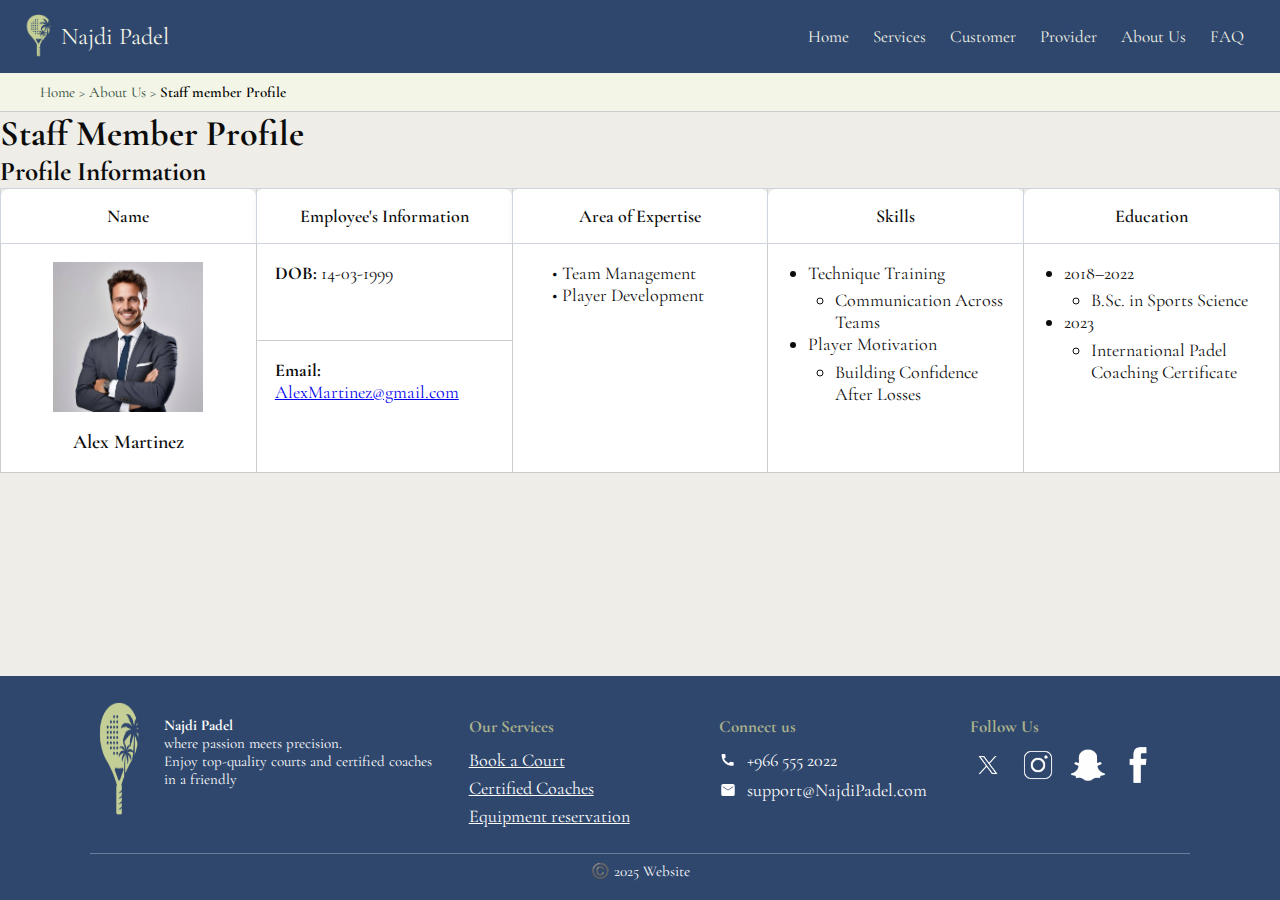
<file: staff1.html>
<!DOCTYPE html>
<html lang="en">
<head>
    <meta charset="utf-8">
    <meta name="viewport" content="width=device-width, initial-scale=1">
    <title>Staff Member – Alex Martinez</title>

    <link href="https://fonts.googleapis.com/css2?family=Cormorant+Garamond:wght@500;600&display=swap" rel="stylesheet">
    <link rel="stylesheet" href="global.css">
    <style>
             /* ==================== Sara-about us Styles ==================== */
         .site-footer{ margin-top: auto; }

             :root {
                 --blue-900: #2F476D;
                 --blue-100: #eef3fc;
                 --text: #0c0c0c;
                 --muted: #6e6e6e;
                 --border: #cfd5de;
                 --card-bg: #A8B288;
                 --card-name-bg: #183D16;
                 --page-bg: #F8F8F0;
             }

             * {
                 margin: 0;
                 padding: 0;
                 box-sizing: border-box;
             }

             * {
                 box-sizing: border-box;
                 font-family: "Cormorant Garamond", serif !important;
             }

             html, body {
                 margin: 0;
                 padding: 0;
                 font-size: 18px;
                 font-weight: 400;
                 font-family: "Cormorant Garamond", serif;
                 background: #EEEDE7;
                 color: #0c0c0c;
                 min-height: 100vh;
                display: flex;
                flex-direction: column;
             }

             img {
                 max-width: 100%;
                 display: block;
             }

             .container {
                 width: min(1100px, 92%);
                 margin: 0 auto;
             }

             /* ===== TEAM CARDS ===== */
             .team-grid-wrapper {
                 width: min(1100px, 92%);
                 margin: 0 auto 40px;
                 padding: 10px 0 30px;
             }

             /* Team Member Cards  */
             .team-grid-scroll {
                 margin-top: 5%;
                 display: flex;
                 justify-content: center;
                 gap: 32px;
             }

             .member-card {
                 flex: 0 0 260px;
                 background-color: #f8f9f9;
                 box-shadow: 0 4px 8px rgba(0, 0, 0, 0.1);
                 border-radius: 8px;
                 text-align: center;
                 padding: 16px;
                 transition: all 0.3s ease-in-out;
                 position: relative;
                 overflow: hidden;
             }

                 .member-card:hover {
                     box-shadow: 0 6px 12px rgba(0, 0, 0, 0.2);
                     transform: scale(1.05);
                 }

                 .member-card img.avatar {
                     width: 100%;
                     height: 280px;
                     border-radius: 8px;
                     object-fit: cover;
                 }

                 .member-card h3 {
                     font-size: 1.4em;
                     margin-top: 15px;
                 }

                 .member-card p {
                     font-size: 1em;
                     color: #888;
                 }

             .member-name-link {
                 display: inline-block;
                 margin-top: 10px;
                 padding: 4px 12px;
                 font-size: 12px;
                 font-weight: 600;
                 border-radius: 999px;
                 background: #d9d9d9;
                 color: #4a4a4a;
                 text-decoration: none;
                 transition: 0.3s;
             }

                 .member-name-link:hover {
                     background: #c5c5c5;
                 }

             /* ===== JOIN OUR TEAM BOX ===== */
             .form-card {
                 background-color: #A8B68B;
                 border-radius: 10px;
                 padding: 22px;
                 max-width: 760px;
                 margin: 20px auto 40px;
                 box-shadow: 0 2px 6px rgba(0,0,0,.06);
             }

                 .form-card input,
                 .form-card select,
                 .form-card textarea {
                     width: 100%;
                     border: 1px solid #2F4B3A;
                     border-radius: 8px;
                     padding: 10px 12px;
                     font: inherit;
                     color: #1F1F1F;
                     background: #F3F5E7;
                 }

             .form-grid {
                 display: grid;
                 grid-template-columns: 1fr 1fr;
                 gap: 14px;
             }

             .full {
                 grid-column: 1 / span 2;
             }

             .btn-dark {
                 display: block;
                 background-color: rgb(47, 75, 58);
                 color: rgb(243, 245, 231);
                 font-weight: 600;
                 padding: 10px 24px;
                 border-radius: 8px;
                 text-decoration: none;
                 border: none;
                 cursor: pointer;
                 margin: 10px auto;
             }

                 .btn-dark:hover {
                     background-color: rgb(39, 61, 47);
                 }

             /* ===== HORIZONTAL TEAM CARDS ===== */
             .team-grid-wrapper {
                 width: 100%;
                 overflow-x: scroll;
                 overflow-y: hidden;
                 padding: 20px 0 40px;
                 margin-bottom: 60px;
                 scrollbar-width: thin;
                 scrollbar-color: #999 #f0f0f0;
             }

                 .team-grid-wrapper::-webkit-scrollbar {
                     height: 8px;
                 }

                 .team-grid-wrapper::-webkit-scrollbar-track {
                     background: #f0f0f0;
                     border-radius: 10px;
                 }

                 .team-grid-wrapper::-webkit-scrollbar-thumb {
                     background-color: #888;
                     border-radius: 10px;
                 }

                     .team-grid-wrapper::-webkit-scrollbar-thumb:hover {
                         background-color: #555;
                     }

             .team-grid-scroll {
                 display: flex;
                 flex-wrap: nowrap;
                 gap: 60px;
                 padding: 10px 40px;
                 width: 150%;
             }

             .member-card {
                 background: #f8f9f9;
                 padding: 15px 20px;
                 border-radius: 16px;
                 width: 200px;
                 text-align: center;
                 box-shadow: 0 3px 6px rgba(0,0,0,0.1);
                 flex-shrink: 0;
             }

                 .member-card img.avatar {
                     width: 100%;
                     height: 180px;
                     border-radius: 8px;
                     object-fit: cover;
                     margin-bottom: 10px;
                 }

             .member-name-link {
                 display: inline-block;
                 background: #d9d9d9;
                 color: #4a4a4a;
                 border-radius: 20px;
                 padding: 6px 18px;
                 text-decoration: none;
                 font-family: "Cormorant Garamond", serif;
                 font-weight: 600;
             }

                 .member-name-link:hover {
                     filter: brightness(0.88);
                 }

             /* ===== SUBMIT BUTTON FIX ===== */
             .btn-light {
                 background: #2F476D;
                 color: #fff;
                 font-weight: 600;
                 padding: 12px 48px;
                 border-radius: 999px;
                 border: none;
                 cursor: pointer;
                 display: inline-block;
                 transition: background 0.3s ease;
             }

                 .btn-light:hover {
                     background: #1d3150;
                 }

             .actions.center {
                 display: flex;
                 justify-content: center;
                 align-items: center;
                 margin-top: 10px;
             }

             .join-form input[type="submit"] {
                 background: var(--blue-100) !important;
                 color: #1d3150 !important;
                 font-weight: 600 !important;
                 padding: 12px 48px !important;
                 border-radius: 999px !important;
                 border: none !important;
                 cursor: pointer !important;
                 display: inline-block !important;
                 font-family: "Cormorant Garamond", serif !important;
                 font-size: 18px !important;
                 line-height: 1.2 !important;
                 text-align: center !important;
                 width: auto !important;
                 min-width: 200px;
                 background-image: none !important;
             }

                 .join-form input[type="submit"]:hover {
                     background: #1d3150 !important;
                 }

             .actions.center {
                 display: flex !important;
                 justify-content: center !important;
                 align-items: center !important;
                 margin-top: 10px !important;
             }

             .profile-table {
                 border-collapse: collapse;
                 width: 100%;
                 table-layout: fixed;
             }

                 .profile-table th {
                     background-color: #fff;
                     border: 1px solid #cfd5de;
                     padding: 16px;
                     text-align: center;
                     font-weight: 600;
                     box-shadow: 0 2px 6px rgba(0,0,0,0.05);
                     border-radius: 8px 8px 0 0;
                     word-wrap: break-word;
                     word-break: break-word;
                 }

                 .profile-table td {
                     background-color: #fff;
                     border: 1px solid #cfd5de;
                     padding: 16px;
                     vertical-align: top;
                     word-wrap: break-word;
                     word-break: break-word;
                 }

             .profile-wrapper {
                 margin-bottom: 60px;
                 overflow-x: auto;
             }

             .profile-wrapper {
                 margin-bottom: 60px;
             }

             .profile-table {
                 border-collapse: collapse;
                 width: 100%;
             }

             /* =========================================================
        END OF about us STYLES
        ========================================================= */

    </style>
</head>
        <body >
        <!-- NAV -->
        <header class="nav" >
        <nav >
        <a id="logo" href="home.html" >
        <img src="images/logo-nav.png" alt="Najdi Padel" >
        <div class="logo-name" > Najdi Padel</div >
        </a >

        <div class="nav-links" id="navLinks" >
        <ul >
        <li > <a href="home.html" id="home" > Home</a > </li >
        <li > <a href="ServicesPage.html" id="services" > Services</a > </li >
        <li > <a href="Customer-Dashboard.html" id="customer" > Customer</a > </li >
        <li > <a href="service_provider.html" id="provider" > Provider</a > </li >
        <li > <a href="_index.html" id="about-us" > About Us</a > </li >
        <li > <a href="FAQ.html" id="FAQ" > FAQ</a > </li >

        </ul >
        </div >
        </nav >
        </header >

            <div class="breadcrumbs">
        <a href="home.html">Home</a> >
        <a href="_index.html">About Us</a> >
        <span>Staff member Profile</span>
        </div>




        <h1 class="page-title" > Staff Member Profile</h1 >


        <section class="profile-wrapper" >
        <h2 > Profile Information</h2 >
        <table class="profile-table" style="border-collapse: collapse; width:100%;" >



        <tr >
        <th > Name</th >
        <th > Employee's Information</th>
        <th > Area of Expertise</th >
        <th > Skills</th >
        <th > Education</th >
        </tr >
        <!-- ===== Row 1: DOB ===== -->
        <tr >

        <td class="photo-cell" rowspan="2" style="vertical-align: top; text-align:center; border:1px solid #ccc; padding:1rem;" >
        <img src="images/coach2.jpg" alt="Alex Martinez" class="profile-pic" style="width:150px; height:150px; object-fit:cover; background:#96a06a; display:block; margin:0 auto 1rem;" >
        <div class="name-box-table" style="font-weight:600; font-size:1.1rem;" > Alex Martinez</div >
        </td >
        <!-- Employee Info جزء 1 -->
        <td class="info-cell" style="border:1px solid #ccc; padding:1rem;" >
        <strong > DOB:</strong > 14-03-1999
        </td >
        <!-- Area of Expertise سبان على 3 صفوف -->
        <td class="detail-cell" rowspan="2" style="vertical-align: top; border:1px solid #ccc; padding:1rem;" >
        <ul class="panel__list" style="margin:0; padding-left:1.2rem; list-style:none;" >
        <li > • Team Management</li >
        <li > • Player Development</li >
        </ul >
        </td >
        <!-- Skills  -->
        <td class="detail-cell" rowspan="2" 
    style="vertical-align: top; border:1px solid #ccc; padding:1rem;">
  <ul style="margin:0; padding-left:1.2rem; list-style-type:disc;">
    <li>
      Technique Training
      <ul style="list-style-type:circle; margin-top:0.3rem; margin-left:1.5rem;">
        <li>Communication Across Teams</li>
      </ul>
    </li>

    <li>
      Player Motivation
      <ul style="list-style-type:circle; margin-top:0.3rem; margin-left:1.5rem;">
        <li>Building Confidence After Losses</li>
      </ul>
    </li>
  </ul>
</td>

        <!-- Education -->
      <td class="detail-cell" rowspan="2" 
    style="vertical-align: top; border:1px solid #ccc; padding:1rem;">
  <ul style="margin:0; padding-left:1.2rem; list-style-type:disc;">
    <li>
      2018–2022
      <ul style="list-style-type:circle; margin-top:0.3rem; margin-left:1.5rem;">
        <li>B.Sc. in Sports Science</li>
      </ul>
    </li>

    <li>
      2023
      <ul style="list-style-type:circle; margin-top:0.3rem; margin-left:1.5rem;">
        <li>International Padel Coaching Certificate</li>
      </ul>
    </li>
  </ul>
</td>


        </tr >
        <!-- ===== Row 2: Email ===== -->
        <tr >
        <td class="info-cell" style="border:1px solid #ccc; padding:1rem;" >
        <strong > Email:</strong >
        <a href="mailto:AlexMartinez@gmail.com" > AlexMartinez@gmail.com</a >
        </td >
        </tr >


        </table >
        </section >
        <!-- ===== FOOTER ===== -->
        <footer class="site-footer" >
        <div class="footer-inner" >
        <!-- Logo + text -->
        <div class="footer-col footer-brand" >
        <div class="brand-left" >
        <div class="logo-circle" >
        <img src="images/logo.png" alt="logo" height="150" >
        </div >
        <div class="brand-text" >
        <p >
        <strong > Najdi Padel</strong > <br > where passion meets precision.<br > Enjoy top-quality
        courts and certified coaches in a friendly
        </p >
        </div >
        </div >
        </div >
        <!-- Services -->
        <div class="footer-col" >
        <h4 class="col-title" > Our Services</h4 >
        <ul class="links-list" >
        <li > <a href="#" > Book a Court</a > </li >
        <li > <a href="#" > Certified Coaches</a > </li >
        <li > <a href="#" > Equipment reservation</a > </li >
        </ul >
        </div >
        <!-- Contact -->
        <div class="footer-col" >
        <h4 class="col-title" > Connect us</h4 >
        <ul class="contact-list" >
        <li class="contact-item" >
        <svg class="icon" viewBox="0 0 24 24" >
        <path d="M6.6 10.2a15.05 15.05 0 006.2 6.2l1.8-1.8a1 1 0 01.9-.25c.98.25 2 .38 3.03.38a1 1 0 011 1v3a1 1 0 01-1 1C10.07 20.5 3.5 13.93 3.5 5a1 1 0 011-1h3a1 1 0 011 1c0 1.02.13 2.05.38 3.03a1 1 0 01-.25.9L6.6 10.2z"
        fill="currentColor" />
        </svg>
        <span > +966 555 2022</span >
        </li >
        <li class="contact-item" >
        <svg class="icon" viewBox="0 0 24 24" >
        <path d="M3 6.5A2.5 2.5 0 015.5 4h13A2.5 2.5 0 0121 6.5v11A2.5 2.5 0 0118.5 20h-13A2.5 2.5 0 013 17.5v-11zM5 7v.9l7 4.6 7-4.6V7l-7 4.6L5 7z"
        fill="currentColor" />
        </svg>
        <span > support@NajdiPadel.com</span >
        </li >
        </ul >
        </div >
        <!-- Follow Us -->
        <div class="footer-col follow-col" >
        <div class="follow-section" >
        <h4 class="col-title" > Follow Us</h4 >
        <div class="social-images" >
        <a href="#" target="_blank" >
        <img src="images/x.png" alt="Twitter" >
        </a >
        <a href="#" target="_blank" >
        <img src="images/Instagram.png" alt="Instagram" >
        </a >
        <a href="#" target="_blank" >
        <img src="images/snap.png" alt="Snapchat" >
        </a >
        <a href="#" target="_blank" >
        <img src="images/facebook.png" alt="Facebook" >
        </a >
        </div >
        </div >
        </div >
        </div >

        <div class="footer-bottom" >
        <div class="divider" > </div >
        <div class="copyright" > ©️ 2025 Website</div >
        </div >
        </footer >

        </body >
        </html >
</file>
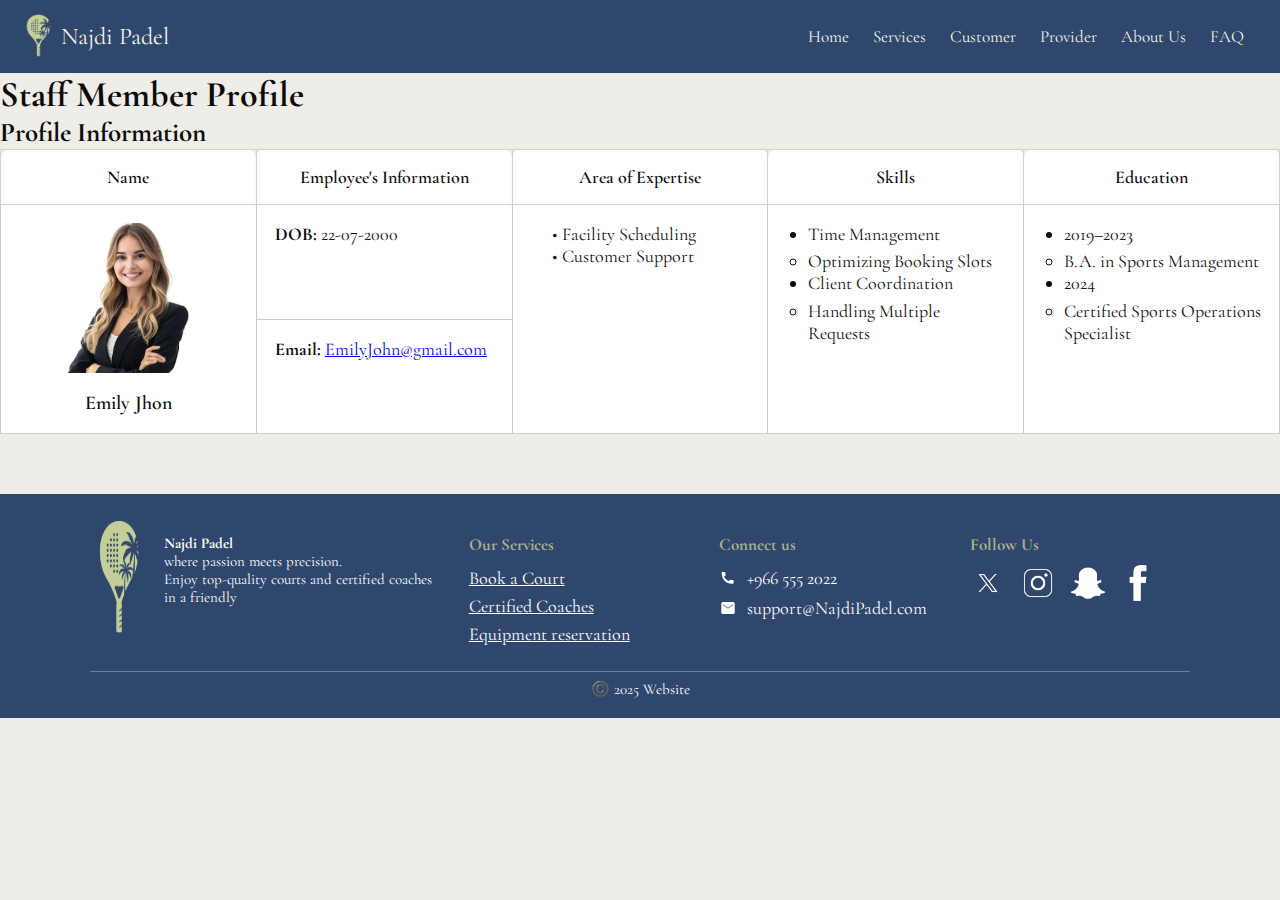
<file: staff2.html>
<!DOCTYPE html>
<html lang="en">
<head>
    <meta charset="utf-8">
    <meta name="viewport" content="width=device-width, initial-scale=1">
    <title>Staff Member – Emily Jhon</title>

    <link href="https://fonts.googleapis.com/css2?family=Cormorant+Garamond:wght@500;600&display=swap" rel="stylesheet">
    <link rel="stylesheet" href="global.css">
    <style>
        /* ==================== Sara-about us Styles ==================== */
        :root {
            --blue-900: #2F476D;
            --blue-100: #eef3fc;
            --text: #0c0c0c;
            --muted: #6e6e6e;
            --border: #cfd5de;
            --card-bg: #A8B288;
            --card-name-bg: #183D16;
            --page-bg: #F8F8F0;
        }

        * {
            margin: 0;
            padding: 0;
            box-sizing: border-box;
        }

        * {
            box-sizing: border-box;
            font-family: "Cormorant Garamond", serif !important;
        }

        html, body {
            margin: 0;
            padding: 0;
            font-size: 18px;
            font-weight: 400;
            font-family: "Cormorant Garamond", serif;
            background: #EEEDE7;
            color: #0c0c0c;
        }

        img {
            max-width: 100%;
            display: block;
        }

        .container {
            width: min(1100px, 92%);
            margin: 0 auto;
        }

        /* ===== TEAM CARDS ===== */
        .team-grid-wrapper {
            width: min(1100px, 92%);
            margin: 0 auto 40px;
            padding: 10px 0 30px;
        }

        /* Team Member Cards  */
        .team-grid-scroll {
            margin-top: 5%;
            display: flex;
            justify-content: center;
            gap: 32px;
        }

        .member-card {
            flex: 0 0 260px;
            background-color: #f8f9f9;
            box-shadow: 0 4px 8px rgba(0, 0, 0, 0.1);
            border-radius: 8px;
            text-align: center;
            padding: 16px;
            transition: all 0.3s ease-in-out;
            position: relative;
            overflow: hidden;
        }

            .member-card:hover {
                box-shadow: 0 6px 12px rgba(0, 0, 0, 0.2);
                transform: scale(1.05);
            }

            .member-card img.avatar {
                width: 100%;
                height: 280px;
                border-radius: 8px;
                object-fit: cover;
            }

            .member-card h3 {
                font-size: 1.4em;
                margin-top: 15px;
            }

            .member-card p {
                font-size: 1em;
                color: #888;
            }

        .member-name-link {
            display: inline-block;
            margin-top: 10px;
            padding: 4px 12px;
            font-size: 12px;
            font-weight: 600;
            border-radius: 999px;
            background: #d9d9d9;
            color: #4a4a4a;
            text-decoration: none;
            transition: 0.3s;
        }

            .member-name-link:hover {
                background: #c5c5c5;
            }

        /* ===== JOIN OUR TEAM BOX ===== */
        .form-card {
            background-color: #A8B68B;
            border-radius: 10px;
            padding: 22px;
            max-width: 760px;
            margin: 20px auto 40px;
            box-shadow: 0 2px 6px rgba(0,0,0,.06);
        }

            .form-card input,
            .form-card select,
            .form-card textarea {
                width: 100%;
                border: 1px solid #2F4B3A;
                border-radius: 8px;
                padding: 10px 12px;
                font: inherit;
                color: #1F1F1F;
                background: #F3F5E7;
            }

        .form-grid {
            display: grid;
            grid-template-columns: 1fr 1fr;
            gap: 14px;
        }

        .full {
            grid-column: 1 / span 2;
        }

        .btn-dark {
            display: block;
            background-color: rgb(47, 75, 58);
            color: rgb(243, 245, 231);
            font-weight: 600;
            padding: 10px 24px;
            border-radius: 8px;
            text-decoration: none;
            border: none;
            cursor: pointer;
            margin: 10px auto;
        }

            .btn-dark:hover {
                background-color: rgb(39, 61, 47);
            }

        /* ===== HORIZONTAL TEAM CARDS ===== */
        .team-grid-wrapper {
            width: 100%;
            overflow-x: scroll;
            overflow-y: hidden;
            padding: 20px 0 40px;
            margin-bottom: 60px;
            scrollbar-width: thin;
            scrollbar-color: #999 #f0f0f0;
        }

            .team-grid-wrapper::-webkit-scrollbar {
                height: 8px;
            }

            .team-grid-wrapper::-webkit-scrollbar-track {
                background: #f0f0f0;
                border-radius: 10px;
            }

            .team-grid-wrapper::-webkit-scrollbar-thumb {
                background-color: #888;
                border-radius: 10px;
            }

                .team-grid-wrapper::-webkit-scrollbar-thumb:hover {
                    background-color: #555;
                }

        .team-grid-scroll {
            display: flex;
            flex-wrap: nowrap;
            gap: 60px;
            padding: 10px 40px;
            width: 150%;
        }

        .member-card {
            background: #f8f9f9;
            padding: 15px 20px;
            border-radius: 16px;
            width: 200px;
            text-align: center;
            box-shadow: 0 3px 6px rgba(0,0,0,0.1);
            flex-shrink: 0;
        }

            .member-card img.avatar {
                width: 100%;
                height: 180px;
                border-radius: 8px;
                object-fit: cover;
                margin-bottom: 10px;
            }

        .member-name-link {
            display: inline-block;
            background: #d9d9d9;
            color: #4a4a4a;
            border-radius: 20px;
            padding: 6px 18px;
            text-decoration: none;
            font-family: "Cormorant Garamond", serif;
            font-weight: 600;
        }

            .member-name-link:hover {
                filter: brightness(0.88);
            }

        /* ===== SUBMIT BUTTON FIX ===== */
        .btn-light {
            background: #2F476D;
            color: #fff;
            font-weight: 600;
            padding: 12px 48px;
            border-radius: 999px;
            border: none;
            cursor: pointer;
            display: inline-block;
            transition: background 0.3s ease;
        }

            .btn-light:hover {
                background: #1d3150;
            }

        .actions.center {
            display: flex;
            justify-content: center;
            align-items: center;
            margin-top: 10px;
        }

        .join-form input[type="submit"] {
            background: var(--blue-100) !important;
            color: #1d3150 !important;
            font-weight: 600 !important;
            padding: 12px 48px !important;
            border-radius: 999px !important;
            border: none !important;
            cursor: pointer !important;
            display: inline-block !important;
            font-family: "Cormorant Garamond", serif !important;
            font-size: 18px !important;
            line-height: 1.2 !important;
            text-align: center !important;
            width: auto !important;
            min-width: 200px;
            background-image: none !important;
        }

            .join-form input[type="submit"]:hover {
                background: #1d3150 !important;
            }

        .actions.center {
            display: flex !important;
            justify-content: center !important;
            align-items: center !important;
            margin-top: 10px !important;
        }

        .profile-table {
            border-collapse: collapse;
            width: 100%;
            table-layout: fixed;
        }

            .profile-table th {
                background-color: #fff;
                border: 1px solid #cfd5de;
                padding: 16px;
                text-align: center;
                font-weight: 600;
                box-shadow: 0 2px 6px rgba(0,0,0,0.05);
                border-radius: 8px 8px 0 0;
                word-wrap: break-word;
                word-break: break-word;
            }

            .profile-table td {
                background-color: #fff;
                border: 1px solid #cfd5de;
                padding: 16px;
                vertical-align: top;
                word-wrap: break-word;
                word-break: break-word;
            }

        .profile-wrapper {
            margin-bottom: 60px;
            overflow-x: auto;
        }

        .profile-wrapper {
            margin-bottom: 60px;
        }

        .profile-table {
            border-collapse: collapse;
            width: 100%;
        }

        /* =========================================================
        END OF about us STYLES
        ========================================================= */


    </style>
    <body>
        <header class="nav">
            <nav>
                <a id="logo" href="home.html">
                    <img src="images/logo-nav.png" alt="Najdi Padel">
                    <div class="logo-name">Najdi Padel</div>
                </a>

                <div class="nav-links" id="navLinks">
                    <ul>
                        <li><a href="home.html" id="home">Home</a></li>
                        <li><a href="ServicesPage.html" id="services">Services</a></li>
                        <li><a href="Customer-Dashboard.html" id="customer">Customer</a></li>
                        <li><a href="service_provider.html" id="provider">Provider</a></li>
                        <li><a href="_index.html" id="about-us">About Us</a></li>
                        <li><a href="FAQ.html" id="FAQ">FAQ</a></li>

                    </ul>
                </div>
            </nav>
        </header>



        <h1 class="page-title">Staff Member Profile</h1>

        <section class="profile-wrapper">
            <h2>Profile Information</h2>
            <table class="profile-table staff-profile" style="border-collapse: collapse; width:100%;">

                <tr>
                    <th>Name</th>
                    <th>Employee's Information</th>
                    <th>Area of Expertise</th>
                    <th>Skills</th>
                    <th>Education</th>
                </tr>

                <!-- ===== (DOB) ===== -->
                <tr>

                    <td rowspan="2" style="text-align:center; vertical-align: top; border:1px solid #ccc; padding:1rem;">
                        <img src="images/coach4.jpg" alt="Emily Jhon" class="profile-pic" style="width:150px; height:150px; object-fit:cover; background:#96a06a; display:block; margin:0 auto 1rem;">
                        <div class="name-box-table" style="font-weight:600; font-size:1.1rem;">Emily Jhon</div>
                    </td>

                    <!-- (DOB) -->
                    <td style="border:1px solid #ccc; padding:1rem;">
                        <strong>DOB:</strong> 22-07-2000
                    </td>

                    <!-- Area of Expertise  -->
                    <td rowspan="2" style="vertical-align: top; border:1px solid #ccc; padding:1rem;">
                        <ul class="panel__list" style="margin:0; padding-left:1.2rem; list-style:none;">
                            <li>• Facility Scheduling</li>
                            <li>• Customer Support</li>
                        </ul>
                    </td>

                    <!-- Skills  -->
                    <td rowspan="2" style="vertical-align: top; border:1px solid #ccc; padding:1rem;">
                        <ul style="margin:0; padding-left:1.2rem; list-style-type:disc;">
                            <li>
                                Time Management
                                <ul style="list-style-type:circle; margin-top:0.3rem;">
                                    <li>Optimizing Booking Slots</li>
                                </ul>
                            </li>

                            <li>
                                Client Coordination
                                <ul style="list-style-type:circle; margin-top:0.3rem;">
                                    <li>Handling Multiple Requests</li>
                                </ul>
                            </li>
                        </ul>
                    </td>


                    <!-- Education  -->
                    <td rowspan="2" style="vertical-align: top; border:1px solid #ccc; padding:1rem;">
                        <ul style="margin:0; padding-left:1.2rem; list-style-type:disc;">
                            <li>
                                2019–2023
                                <ul style="list-style-type:circle; margin-top:0.3rem;">
                                    <li>B.A. in Sports Management</li>
                                </ul>
                            </li>

                            <li>
                                2024
                                <ul style="list-style-type:circle; margin-top:0.3rem;">
                                    <li>Certified Sports Operations Specialist</li>
                                </ul>
                            </li>
                        </ul>
                    </td>

                </tr>

                <!-- =====  (Email) ===== -->
                <tr>
                    <td style="border:1px solid #ccc; padding:1rem;">
                        <strong>Email:</strong> <a href="mailto:EmilyJohn@gmail.com">EmilyJohn@gmail.com</a>
                    </td>
                </tr>


            </table>
        </section>

        <!-- ===== FOOTER ===== -->
        <footer class="site-footer">
            <div class="footer-inner">
                <!-- Logo + text -->
                <div class="footer-col footer-brand">
                    <div class="brand-left">
                        <div class="logo-circle">
                            <img src="images/logo.png" alt="logo" height="150">
                        </div>
                        <div class="brand-text">
                            <p>
                                <strong> Najdi Padel</strong> <br> where passion meets precision.<br> Enjoy top-quality
                                courts and certified coaches in a friendly
                            </p>
                        </div>
                    </div>
                </div>

                <!-- Services -->
                <div class="footer-col">
                    <h4 class="col-title">Our Services</h4>
                    <ul class="links-list">
                        <li><a href="#">Book a Court</a></li>
                        <li><a href="#">Certified Coaches</a></li>
                        <li><a href="#">Equipment reservation</a></li>
                    </ul>
                </div>

                <!-- Contact -->
                <div class="footer-col">
                    <h4 class="col-title">Connect us</h4>
                    <ul class="contact-list">
                        <li class="contact-item">
                            <svg class="icon" viewBox="0 0 24 24">
                                <path d="M6.6 10.2a15.05 15.05 0 006.2 6.2l1.8-1.8a1 1 0 01.9-.25c.98.25 2 .38 3.03.38a1 1 0 011 1v3a1 1 0 01-1 1C10.07 20.5 3.5 13.93 3.5 5a1 1 0 011-1h3a1 1 0 011 1c0 1.02.13 2.05.38 3.03a1 1 0 01-.25.9L6.6 10.2z"
                                      fill="currentColor" />
                            </svg>
                            <span>+966 555 2022</span>
                        </li>
                        <li class="contact-item">
                            <svg class="icon" viewBox="0 0 24 24">
                                <path d="M3 6.5A2.5 2.5 0 015.5 4h13A2.5 2.5 0 0121 6.5v11A2.5 2.5 0 0118.5 20h-13A2.5 2.5 0 013 17.5v-11zM5 7v.9l7 4.6 7-4.6V7l-7 4.6L5 7z"
                                      fill="currentColor" />
                            </svg>
                            <span>support@NajdiPadel.com</span>
                        </li>
                    </ul>
                </div>

                <!-- Follow Us -->
                <div class="footer-col follow-col">
                    <div class="follow-section">
                        <h4 class="col-title">Follow Us</h4>
                        <div class="social-images">
                            <a href="#" target="_blank">
                                <img src="images/x.png" alt="Twitter">
                            </a>
                            <a href="#" target="_blank">
                                <img src="images/Instagram.png" alt="Instagram">
                            </a>
                            <a href="#" target="_blank">
                                <img src="images/snap.png" alt="Snapchat">
                            </a>
                            <a href="#" target="_blank">
                                <img src="images/facebook.png" alt="Facebook">
                            </a>
                        </div>
                    </div>
                </div>
            </div>

            <div class="footer-bottom">
                <div class="divider"></div>
                <div class="copyright">©️ 2025 Website</div>
            </div>
        </footer>

    </body>
</html>
</file>
<file: global.css>
/* top nav bar */
nav {
    display: flex;
    padding: 14px 24px;
    justify-content: space-between;
    align-items: center;
    background-color: #2f476d;
}

/* logo area */
#logo {
    width: 170px;
    color: #F3F5E7;
    text-decoration: none;
    font-size: 22px;
    display: flex;
    align-items: center;
    gap: 8px;
}


#logo img {
    height: 45px;
    width: auto;
}

.logo-name {
    font-size: 24px;
}

/* nav links */
.nav-links {
    flex: 1;
    text-align: right;
}

.nav-links ul {
    display: flex;
    justify-content: flex-end;
    align-items: center;
    list-style: none;
    margin: 0;
    padding: 0;
}

.nav-links ul li {
    padding: 8px 12px;
    position: relative;
}

.nav-links ul li a {
    color: #F3F5E7;
    text-decoration: none;
    font-size: 17px;
}

.nav-links ul li::after {
    content: "";
    width: 0%;
    height: 2px;
    background: #F3F5E7;
    display: block;
    margin: auto;
    transition: 0.5s;
}

.nav-links ul li:hover::after {
    width: 100%;
}


/* for small screens */
@media (max-width: 600px) {

    nav {
        flex-direction: column;
        gap: 10px;
        padding: 10px;
    }

    #logo {
        justify-content: center;
    }

    .nav-links ul {
        flex-direction: column;
        gap: 6px;
        text-align: center;
    }

    .nav-links ul li a {
        font-size: 15px;
    }

}

/* Breadcrumbs */

.breadcrumbs {
    background-color: #F3F5E7;
    padding: 10px 40px;
    font-size: 15px;
    border-bottom: 1px solid #ccc;
    text-align: left;
    color: #3c5251;
}

.breadcrumbs a {
    color: #2F4B3A;
    text-decoration: none;
}

.breadcrumbs a:hover {
    text-decoration: underline;
}

.breadcrumbs span {
    color: #000;
    font-weight: 600;
}

/* ___________________________________________*/

.form-card {
    background-color: #A8B68B; 
    border-radius: 10px;
    padding: 22px;
    max-width: 760px;
    margin: 20px auto 40px; 
    box-shadow: 0 2px 6px rgba(0,0,0,.06);
}

.form-card input,
.form-card select,
.form-card textarea {
    width: 100%;
    border: 1px solid #2F4B3A;
    border-radius: 8px;
    padding: 10px 12px;
    font: inherit;
    color: #1F1F1F;
    background: #F3F5E7;
}

.form-grid {
    display: grid;
    grid-template-columns: 1fr 1fr;
    gap: 14px;
}

.full {
    grid-column: 1 / span 2;
}


.btn-dark {
    display: block;
    background-color: rgb(47, 75, 58);
    color: rgb(243, 245, 231);
    font-weight: 600;
    padding: 10px 24px;
    border-radius: 8px;
    text-decoration: none;
    border: none;
    cursor: pointer;
    margin: 10px auto;
}

    .btn-dark:hover {
        background-color: rgb(39, 61, 47);
    }


/* ===== Footer ===== */
.site-footer {
    background: #2F476D;
    color: #ffffff;
    padding: 40px 20px 20px;
}

.footer-inner {
    max-width: 1100px;
    margin: 0 auto;
    display: flex;
    justify-content: space-between;
    flex-wrap: wrap;
    gap: 30px;
}

.footer-col {
    flex: 1 1 200px;
    min-width: 180px;
}

.footer-brand {
    flex: 1.4 1 320px;
}

.brand-left {
    display: flex;
    gap: 18px;

}

.logo-circle {
    width: 70px;
    height: 70px;
    border-radius: 50%;
    background: #d9d9d9;
    display: flex;
    align-items: center;
    justify-content: center;
}

.logo-text {
    font-size: 12px;
    font-weight: 700;
    color: #333;
}

.brand-text p {
    margin: 0;
    font-size: 15px;
}

.col-title {
    font-weight: 700;
    font-size: 17px;
    margin-bottom: 12px;
    color: #aab18c;
}

.links-list,
.contact-list {
    list-style: none;
    margin: 0;
    padding: 0;
}

.links-list li {
    margin: 6px 0;
}

.links-list a {
    text-decoration: underline;
    color: #ffffff;
}

.contact-item {
    display: flex;
    align-items: center;
    gap: 10px;
    margin: 8px 0;
}

.icon {
    width: 18px;
    height: 18px;
    color: #ffffff;
}

.follow-section {
    display: flex;
    flex-direction: column;
    align-items: flex-start;
}

.follow-section .col-title {
    font-weight: 700;
    font-size: 17px;
    margin-bottom: 10px;
}

.social-images {
    display: flex;
    gap: 14px;
    align-items: center;
}

.social-images a img {
    width: 36px;
    height: 36px;
    object-fit: contain;
    transition: transform 0.3s ease, opacity 0.3s ease;
}

.social-images a img:hover {
    transform: scale(1.1);
    opacity: 0.85;
}


.footer-bottom {
    max-width: 1100px;
    margin: 20px auto 0;
    text-align: center;
}

.divider {
    height: 1px;
    background: rgba(255, 255, 255, 0.3);
    margin-bottom: 8px;
}

.copyright {
    font-size: 15px;
}

@media (max-width: 700px) {
    .footer-inner {
        flex-direction: column;
        align-items: flex-start;
    }
}


.copy {
    text-align: center;
    margin-top: 20px;
    color: var(--sky);
}
</file>
<file: pro.css>
/* header */
nav{
  display: flex;
  padding: 14px 24px;
  justify-content: space-between;
  align-items: center;
  background-color: #2f476d;
}

#services{
  font-weight: 1000;
}
#logo{
  width: 170px;
  color: #F3F5E7;
  text-decoration: none;
  font-size: 22px;
  display: flex;
  align-items: center;
  gap: 8px;
}
#logo img{ height: 45px; width: auto; }
.logo-name{ font-size: 24px; }

.nav-links{
  flex: 1;
  text-align: right;
}
.nav-links ul {
  display: flex;
  justify-content: flex-end;
  align-items: center;
  list-style: none;
  margin: 0;
  padding: 0;
}
.nav-links ul li{ padding: 8px 12px; position: relative; }
.nav-links ul li a{
  color: #F3F5E7;
  text-decoration: none;
  font-size: 17px;
}
.nav-links ul li::after{
  content: "";
  width: 0%;
  height: 2px;
  background: #F3F5E7;
  display: block;
  margin: auto;
  transition: 0.5s;
}
.nav-links ul li:hover::after{ width: 100%; }

@media (max-width: 600px) {
  nav { flex-direction: column; gap: 10px; padding: 10px; }
  #logo { justify-content: center; }
  .nav-links ul { flex-direction: column; gap: 6px; text-align: center; }
  .nav-links ul li a { font-size: 15px; }
}

/* breadcrumbن*/
.breadcrumbs {
  background: none;
  border: none;
  padding: 10px 40px;
  font-size: 15px;
  text-align: left;
  color: #3c5251;
}
.breadcrumbs a { color: #2F4B3A; text-decoration: none; }
.breadcrumbs a:hover { text-decoration: underline; }
.breadcrumbs span { color: #000; font-weight: 600; }




/* ===== Footer ===== */
.site-footer {
    background: #2F476D;
    color: #ffffff;
    padding: 40px 20px 20px;
}

.footer-inner {
    max-width: 1100px;
    margin: 0 auto;
    display: flex;
    justify-content: space-between;
    flex-wrap: wrap;
    gap: 30px;
    align-items: center;
}

.footer-col {
    flex: 1 1 200px;
    min-width: 180px;
}

.footer-brand {
    flex: 1.4 1 320px;
}

.brand-left {
    display: flex;
    gap: 18px;
    
}

.logo-circle {
    width: 70px;
    height: 70px;
    border-radius: 50%;
    background: #d9d9d9;
    display: flex;
    align-items: center;
    justify-content: center;
}

.logo-text {
    font-size: 12px;
    font-weight: 700;
    color: #333;
}

.brand-text p {
    margin: 0;
    font-size: 15px;
    color: #ffffff;
    bottom: 30px;
}

.col-title {
    font-weight: 700;
    font-size: 17px;
    margin-bottom: 12px;
    color: #aab18c;
}

.links-list,
.contact-list {
    list-style: none;
    margin: 0;
    padding: 0;
}

.links-list li {
    margin: 6px 0;
}

.links-list a {
    text-decoration: underline;
    color: #ffffff;
}

.contact-item {
    display: flex;
    align-items: center;
    gap: 10px;
    margin: 8px 0;
}

.icon {
    width: 18px;
    height: 18px;
    color: #ffffff;
}

.follow-section {
    display: flex;
    flex-direction: column;
    align-items: flex-start;
}

.follow-section .col-title {
    font-weight: 700;
    font-size: 17px;
    margin-bottom: 10px;
}

.social-images {
    display: flex;
    gap: 14px;
    align-items: center;
}

.social-images a img {
    width: 36px;
    height: 36px;
    object-fit: contain;
    transition: transform 0.3s ease, opacity 0.3s ease;
}

.social-images a img:hover {
    transform: scale(1.1);
    opacity: 0.85;
}


.footer-bottom {
    max-width: 1100px;
    margin: 20px auto 0;
    text-align: center;
}

.divider {
    height: 1px;
    background: rgba(255, 255, 255, 0.3);
    margin-bottom: 8px;
}

.copyright {
    font-size: 15px;
}

@media (max-width: 700px) {
    .footer-inner {
        flex-direction: column;
        align-items: flex-start;
    }
}


.copy {
    text-align: center;
    margin-top: 20px;
    color: var(--sky);
}

/*=======================END ALEEN=====================*/
</file>
